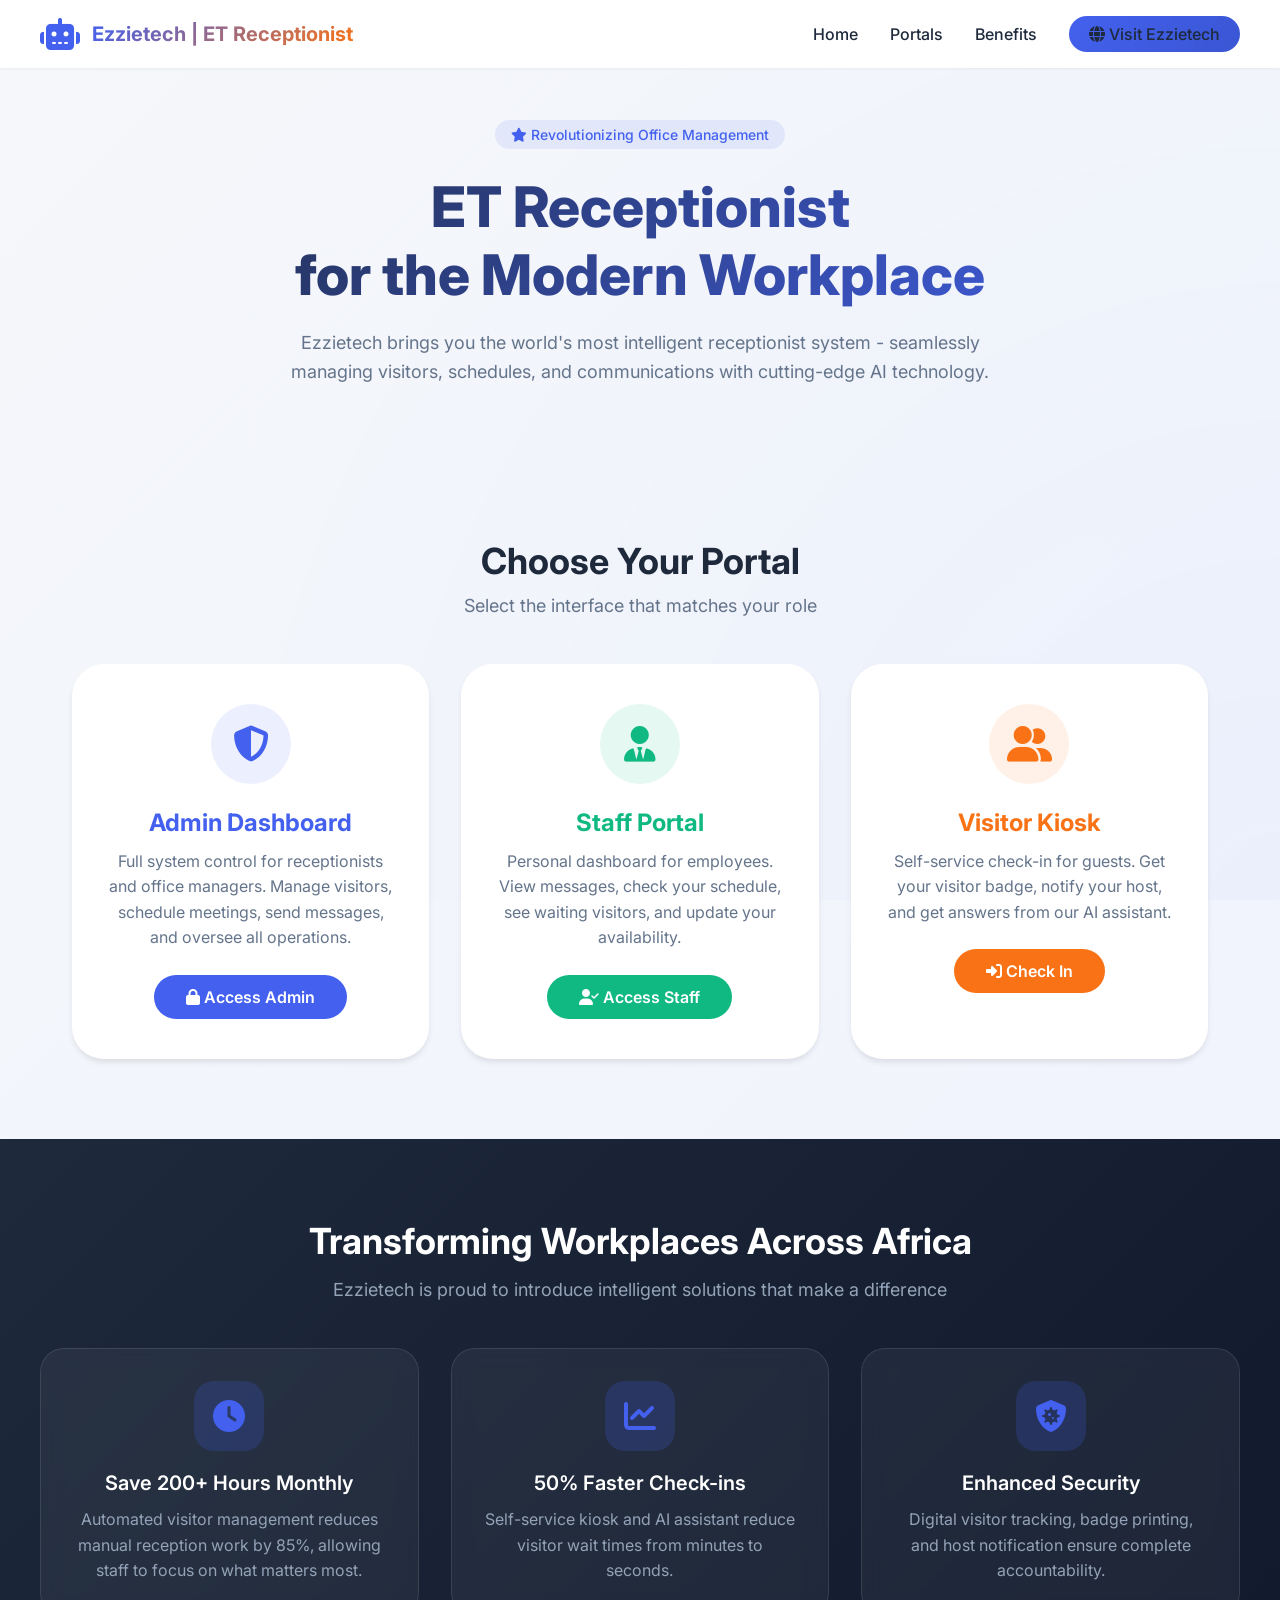
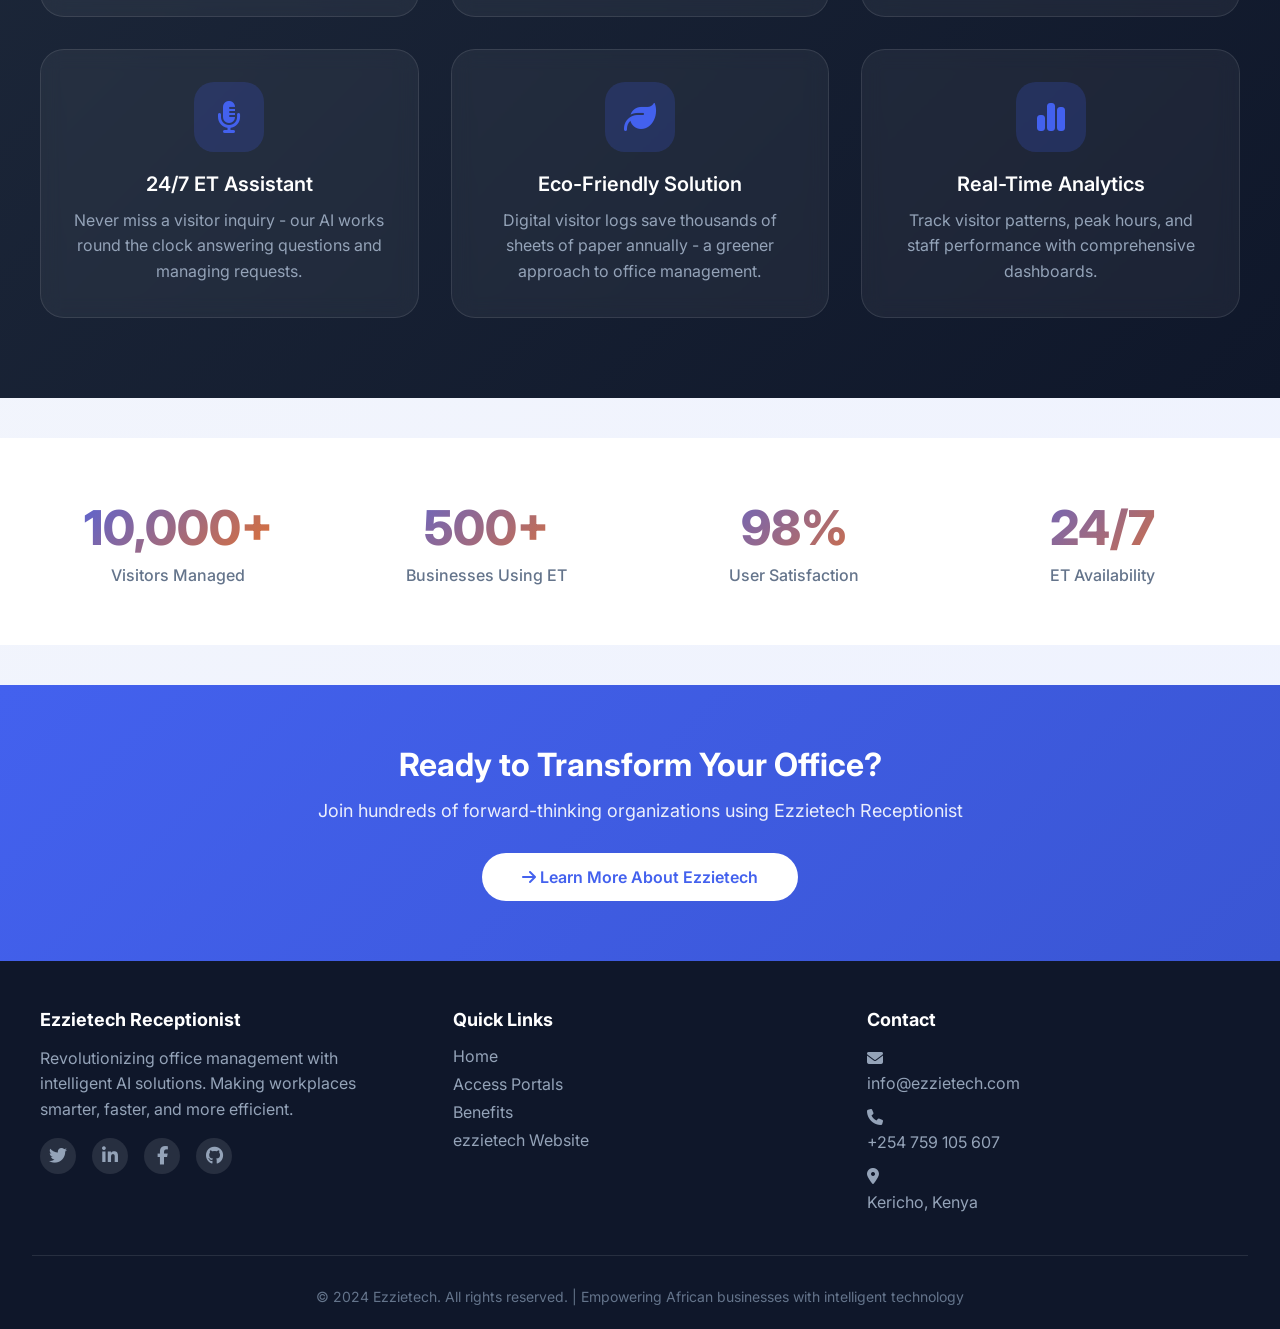
<file: index.html>
<!DOCTYPE html>
<html lang="en">
<head>
    <meta charset="UTF-8">
    <meta name="viewport" content="width=device-width, initial-scale=1.0, user-scalable=yes">
    <title>Ezzietech AI Receptionist | Smart Office Management</title>
    <link rel="stylesheet" href="https://cdnjs.cloudflare.com/ajax/libs/font-awesome/6.4.0/css/all.min.css">
    <link href="https://fonts.googleapis.com/css2?family=Inter:wght@300;400;500;600;700;800&display=swap" rel="stylesheet">
    <style>
        * {
            margin: 0;
            padding: 0;
            box-sizing: border-box;
        }
        
        body {
            font-family: 'Inter', sans-serif;
            background: linear-gradient(135deg, #f5f7fa 0%, #eef2ff 100%);
            min-height: 100vh;
            overflow-x: hidden;
        }
        
        /* Animated Background */
        .bg-animation {
            position: fixed;
            top: 0;
            left: 0;
            width: 100%;
            height: 100%;
            z-index: -1;
            overflow: hidden;
        }
        
        .bg-animation::before {
            content: '';
            position: absolute;
            width: 200%;
            height: 200%;
            background: radial-gradient(circle, rgba(67,97,238,0.03) 0%, rgba(67,97,238,0) 70%);
            animation: rotate 30s linear infinite;
        }
        
        @keyframes rotate {
            from { transform: rotate(0deg); }
            to { transform: rotate(360deg); }
        }
        
        /* Navigation */
        .navbar {
            position: fixed;
            top: 0;
            width: 100%;
            background: rgba(255, 255, 255, 0.95);
            backdrop-filter: blur(10px);
            z-index: 1000;
            padding: 16px 32px;
            box-shadow: 0 1px 3px rgba(0,0,0,0.05);
        }
        
        .nav-container {
            max-width: 1200px;
            margin: 0 auto;
            display: flex;
            justify-content: space-between;
            align-items: center;
            flex-wrap: wrap;
            gap: 16px;
        }
        
        .logo {
            display: flex;
            align-items: center;
            gap: 12px;
        }
        
        .logo i {
            font-size: 32px;
            color: #4361ee;
        }
        
        .logo span {
            font-size: 20px;
            font-weight: 700;
            background: linear-gradient(135deg, #4361ee 0%, #f97316 100%);
            background-clip: text;
            -webkit-background-clip: text;
            color: transparent;
        }
        
        .nav-links {
            display: flex;
            gap: 32px;
            align-items: center;
        }
        
        .nav-links a {
            text-decoration: none;
            color: #1e293b;
            font-weight: 500;
            transition: color 0.3s;
        }
        
        .nav-links a:hover {
            color: #4361ee;
        }
        
        .company-btn {
            background: linear-gradient(135deg, #4361ee 0%, #3a56d4 100%);
            color: white;
            padding: 8px 20px;
            border-radius: 30px;
            text-decoration: none;
            font-weight: 500;
            transition: all 0.3s;
        }
        
        .company-btn:hover {
            transform: translateY(-2px);
            box-shadow: 0 5px 15px rgba(67,97,238,0.3);
        }
        
        /* Hero Section */
        .hero {
            padding: 120px 32px 80px;
            text-align: center;
        }
        
        .hero-badge {
            display: inline-block;
            background: rgba(67,97,238,0.1);
            color: #4361ee;
            padding: 6px 16px;
            border-radius: 30px;
            font-size: 14px;
            font-weight: 500;
            margin-bottom: 24px;
        }
        
        .hero h1 {
            font-size: 56px;
            font-weight: 800;
            background: linear-gradient(135deg, #1e293b 0%, #4361ee 100%);
            background-clip: text;
            -webkit-background-clip: text;
            color: transparent;
            margin-bottom: 20px;
        }
        
        .hero p {
            font-size: 18px;
            color: #64748b;
            max-width: 700px;
            margin: 0 auto 32px;
            line-height: 1.6;
        }
        
        /* Portal Cards */
        .portals {
            max-width: 1200px;
            margin: 0 auto;
            padding: 40px 32px;
        }
        
        .portals-title {
            text-align: center;
            margin-bottom: 48px;
        }
        
        .portals-title h2 {
            font-size: 36px;
            font-weight: 700;
            color: #1e293b;
            margin-bottom: 12px;
        }
        
        .portals-title p {
            color: #64748b;
            font-size: 18px;
        }
        
        .cards-grid {
            display: grid;
            grid-template-columns: repeat(auto-fit, minmax(320px, 1fr));
            gap: 32px;
        }
        
        .portal-card {
            background: white;
            border-radius: 32px;
            padding: 40px 32px;
            text-align: center;
            transition: all 0.3s ease;
            cursor: pointer;
            position: relative;
            overflow: hidden;
            box-shadow: 0 4px 6px -1px rgba(0,0,0,0.1);
        }
        
        .portal-card:hover {
            transform: translateY(-8px);
            box-shadow: 0 20px 25px -5px rgba(0,0,0,0.1), 0 10px 10px -5px rgba(0,0,0,0.02);
        }
        
        .portal-card.admin:hover {
            border: 2px solid #4361ee;
        }
        
        .portal-card.staff:hover {
            border: 2px solid #10b981;
        }
        
        .portal-card.visitor:hover {
            border: 2px solid #f97316;
        }
        
        .card-icon {
            width: 80px;
            height: 80px;
            margin: 0 auto 24px;
            border-radius: 50%;
            display: flex;
            align-items: center;
            justify-content: center;
            font-size: 36px;
        }
        
        .admin .card-icon {
            background: rgba(67,97,238,0.1);
            color: #4361ee;
        }
        
        .staff .card-icon {
            background: rgba(16,185,129,0.1);
            color: #10b981;
        }
        
        .visitor .card-icon {
            background: rgba(249,115,22,0.1);
            color: #f97316;
        }
        
        .portal-card h3 {
            font-size: 24px;
            font-weight: 700;
            margin-bottom: 12px;
        }
        
        .admin h3 { color: #4361ee; }
        .staff h3 { color: #10b981; }
        .visitor h3 { color: #f97316; }
        
        .portal-card p {
            color: #64748b;
            line-height: 1.6;
            margin-bottom: 24px;
        }
        
        .card-btn {
            display: inline-block;
            padding: 12px 32px;
            border-radius: 40px;
            font-weight: 600;
            text-decoration: none;
            transition: all 0.3s;
        }
        
        .admin .card-btn {
            background: #4361ee;
            color: white;
        }
        
        .staff .card-btn {
            background: #10b981;
            color: white;
        }
        
        .visitor .card-btn {
            background: #f97316;
            color: white;
        }
        
        .card-btn:hover {
            transform: scale(1.05);
            box-shadow: 0 5px 15px rgba(0,0,0,0.2);
        }
        
        /* Benefits Section */
        .benefits {
            background: linear-gradient(135deg, #1e293b 0%, #0f172a 100%);
            padding: 80px 32px;
            margin: 40px 0;
        }
        
        .benefits-container {
            max-width: 1200px;
            margin: 0 auto;
        }
        
        .benefits-header {
            text-align: center;
            margin-bottom: 48px;
        }
        
        .benefits-header h2 {
            font-size: 36px;
            font-weight: 700;
            color: white;
            margin-bottom: 16px;
        }
        
        .benefits-header p {
            color: #94a3b8;
            font-size: 18px;
        }
        
        .benefits-grid {
            display: grid;
            grid-template-columns: repeat(auto-fit, minmax(280px, 1fr));
            gap: 32px;
        }
        
        .benefit-card {
            background: rgba(255,255,255,0.05);
            backdrop-filter: blur(10px);
            border-radius: 24px;
            padding: 32px;
            text-align: center;
            transition: all 0.3s;
            border: 1px solid rgba(255,255,255,0.1);
        }
        
        .benefit-card:hover {
            transform: translateY(-5px);
            background: rgba(255,255,255,0.1);
        }
        
        .benefit-icon {
            width: 70px;
            height: 70px;
            background: rgba(67,97,238,0.2);
            border-radius: 20px;
            display: flex;
            align-items: center;
            justify-content: center;
            margin: 0 auto 20px;
            font-size: 32px;
            color: #4361ee;
        }
        
        .benefit-card h3 {
            font-size: 20px;
            font-weight: 600;
            color: white;
            margin-bottom: 12px;
        }
        
        .benefit-card p {
            color: #94a3b8;
            line-height: 1.6;
        }
        
        /* Stats Section */
        .stats {
            padding: 60px 32px;
            background: white;
        }
        
        .stats-container {
            max-width: 1200px;
            margin: 0 auto;
            display: grid;
            grid-template-columns: repeat(auto-fit, minmax(200px, 1fr));
            gap: 32px;
            text-align: center;
        }
        
        .stat-item h3 {
            font-size: 48px;
            font-weight: 800;
            background: linear-gradient(135deg, #4361ee 0%, #f97316 100%);
            background-clip: text;
            -webkit-background-clip: text;
            color: transparent;
        }
        
        .stat-item p {
            color: #64748b;
            margin-top: 8px;
            font-weight: 500;
        }
        
        /* CTA Section */
        .cta {
            background: linear-gradient(135deg, #4361ee 0%, #3a56d4 100%);
            padding: 60px 32px;
            text-align: center;
            margin-top: 40px;
        }
        
        .cta h2 {
            font-size: 32px;
            font-weight: 700;
            color: white;
            margin-bottom: 16px;
        }
        
        .cta p {
            color: rgba(255,255,255,0.9);
            margin-bottom: 32px;
            font-size: 18px;
        }
        
        .cta-btn {
            display: inline-block;
            background: white;
            color: #4361ee;
            padding: 14px 40px;
            border-radius: 50px;
            text-decoration: none;
            font-weight: 600;
            transition: all 0.3s;
        }
        
        .cta-btn:hover {
            transform: scale(1.05);
            box-shadow: 0 10px 25px rgba(0,0,0,0.2);
        }
        
        /* Footer */
        .footer {
            background: #0f172a;
            color: white;
            padding: 48px 32px 24px;
        }
        
        .footer-content {
            max-width: 1200px;
            margin: 0 auto;
            display: grid;
            grid-template-columns: repeat(auto-fit, minmax(250px, 1fr));
            gap: 40px;
        }
        
        .footer-section h3 {
            font-size: 18px;
            margin-bottom: 16px;
        }
        
        .footer-section p {
            color: #94a3b8;
            line-height: 1.6;
        }
        
        .footer-section a {
            color: #94a3b8;
            text-decoration: none;
            display: block;
            margin-bottom: 8px;
            transition: color 0.3s;
        }
        
        .footer-section a:hover {
            color: #4361ee;
        }
        
        .social-links {
            display: flex;
            gap: 16px;
            margin-top: 16px;
        }
        
        .social-links a {
            width: 36px;
            height: 36px;
            background: rgba(255,255,255,0.1);
            border-radius: 50%;
            display: flex;
            align-items: center;
            justify-content: center;
            font-size: 18px;
        }
        
        .footer-bottom {
            text-align: center;
            padding-top: 32px;
            margin-top: 32px;
            border-top: 1px solid rgba(255,255,255,0.1);
            color: #64748b;
            font-size: 14px;
        }
        
        /* Responsive */
        @media (max-width: 768px) {
            .navbar {
                padding: 12px 20px;
            }
            
            .nav-container {
                flex-direction: column;
            }
            
            .hero {
                padding: 100px 20px 60px;
            }
            
            .hero h1 {
                font-size: 36px;
            }
            
            .hero p {
                font-size: 16px;
            }
            
            .portals {
                padding: 40px 20px;
            }
            
            .cards-grid {
                grid-template-columns: 1fr;
            }
            
            .benefits {
                padding: 60px 20px;
            }
            
            .benefits-header h2 {
                font-size: 28px;
            }
            
            .stats-container {
                grid-template-columns: 1fr 1fr;
            }
            
            .stat-item h3 {
                font-size: 32px;
            }
            
            .cta h2 {
                font-size: 24px;
            }
        }
        
        @media (max-width: 480px) {
            .stats-container {
                grid-template-columns: 1fr;
            }
            
            .footer-content {
                grid-template-columns: 1fr;
                text-align: center;
            }
            
            .social-links {
                justify-content: center;
            }
        }
        
        /* Animation */
        @keyframes fadeInUp {
            from {
                opacity: 0;
                transform: translateY(30px);
            }
            to {
                opacity: 1;
                transform: translateY(0);
            }
        }
        
        .portal-card, .benefit-card, .stat-item {
            animation: fadeInUp 0.6s ease forwards;
        }
        
        .portal-card:nth-child(1) { animation-delay: 0.1s; }
        .portal-card:nth-child(2) { animation-delay: 0.2s; }
        .portal-card:nth-child(3) { animation-delay: 0.3s; }
    </style>
</head>
<body>
    <div class="bg-animation"></div>
    
    <!-- Navigation -->
    <nav class="navbar">
        <div class="nav-container">
            <div class="logo">
                <i class="fas fa-robot"></i>
                <span>Ezzietech | ET Receptionist</span>
            </div>
            <div class="nav-links">
                <a href="#home">Home</a>
                <a href="#portals">Portals</a>
                <a href="#benefits">Benefits</a>
                <a href="https://ezziechokah.github.io/portfolio/" target="_blank" class="company-btn">
                    <i class="fas fa-globe"></i> Visit Ezzietech
                </a>
            </div>
        </div>
    </nav>
    
    <!-- Hero Section -->
    <section id="home" class="hero">
        <div class="hero-badge">
            <i class="fas fa-star"></i> Revolutionizing Office Management
        </div>
        <h1>ET Receptionist<br>for the Modern Workplace</h1>
        <p>Ezzietech brings you the world's most intelligent receptionist system - seamlessly managing visitors, schedules, and communications with cutting-edge AI technology.</p>
    </section>
    
    <!-- Portal Cards -->
    <section id="portals" class="portals">
        <div class="portals-title">
            <h2>Choose Your Portal</h2>
            <p>Select the interface that matches your role</p>
        </div>
        <div class="cards-grid">
            <!-- Admin Portal -->
            <div class="portal-card admin" onclick="goToAdmin()">
                <div class="card-icon">
                    <i class="fas fa-shield-alt"></i>
                </div>
                <h3>Admin Dashboard</h3>
                <p>Full system control for receptionists and office managers. Manage visitors, schedule meetings, send messages, and oversee all operations.</p>
                <div class="card-btn">
                    <i class="fas fa-lock"></i> Access Admin
                </div>
            </div>
            
            <!-- Staff Portal -->
            <div class="portal-card staff" onclick="goToStaff()">
                <div class="card-icon">
                    <i class="fas fa-user-tie"></i>
                </div>
                <h3>Staff Portal</h3>
                <p>Personal dashboard for employees. View messages, check your schedule, see waiting visitors, and update your availability.</p>
                <div class="card-btn">
                    <i class="fas fa-user-check"></i> Access Staff
                </div>
            </div>
            
            <!-- Visitor Portal -->
            <div class="portal-card visitor" onclick="goToVisitor()">
                <div class="card-icon">
                    <i class="fas fa-user-friends"></i>
                </div>
                <h3>Visitor Kiosk</h3>
                <p>Self-service check-in for guests. Get your visitor badge, notify your host, and get answers from our AI assistant.</p>
                <div class="card-btn">
                    <i class="fas fa-sign-in-alt"></i> Check In
                </div>
            </div>
        </div>
    </section>
    
    <!-- Benefits Section - Ezzietech Impact -->
    <section id="benefits" class="benefits">
        <div class="benefits-container">
            <div class="benefits-header">
                <h2>Transforming Workplaces Across Africa</h2>
                <p>Ezzietech is proud to introduce intelligent solutions that make a difference</p>
            </div>
            <div class="benefits-grid">
                <div class="benefit-card">
                    <div class="benefit-icon">
                        <i class="fas fa-clock"></i>
                    </div>
                    <h3>Save 200+ Hours Monthly</h3>
                    <p>Automated visitor management reduces manual reception work by 85%, allowing staff to focus on what matters most.</p>
                </div>
                <div class="benefit-card">
                    <div class="benefit-icon">
                        <i class="fas fa-chart-line"></i>
                    </div>
                    <h3>50% Faster Check-ins</h3>
                    <p>Self-service kiosk and AI assistant reduce visitor wait times from minutes to seconds.</p>
                </div>
                <div class="benefit-card">
                    <div class="benefit-icon">
                        <i class="fas fa-shield-virus"></i>
                    </div>
                    <h3>Enhanced Security</h3>
                    <p>Digital visitor tracking, badge printing, and host notification ensure complete accountability.</p>
                </div>
                <div class="benefit-card">
                    <div class="benefit-icon">
                        <i class="fas fa-microphone-alt"></i>
                    </div>
                    <h3>24/7 ET Assistant</h3>
                    <p>Never miss a visitor inquiry - our AI works round the clock answering questions and managing requests.</p>
                </div>
                <div class="benefit-card">
                    <div class="benefit-icon">
                        <i class="fas fa-leaf"></i>
                    </div>
                    <h3>Eco-Friendly Solution</h3>
                    <p>Digital visitor logs save thousands of sheets of paper annually - a greener approach to office management.</p>
                </div>
                <div class="benefit-card">
                    <div class="benefit-icon">
                        <i class="fas fa-chart-simple"></i>
                    </div>
                    <h3>Real-Time Analytics</h3>
                    <p>Track visitor patterns, peak hours, and staff performance with comprehensive dashboards.</p>
                </div>
            </div>
        </div>
    </section>
    
    <!-- Stats Section -->
    <section class="stats">
        <div class="stats-container">
            <div class="stat-item">
                <h3>10,000+</h3>
                <p>Visitors Managed</p>
            </div>
            <div class="stat-item">
                <h3>500+</h3>
                <p>Businesses Using ET</p>
            </div>
            <div class="stat-item">
                <h3>98%</h3>
                <p>User Satisfaction</p>
            </div>
            <div class="stat-item">
                <h3>24/7</h3>
                <p>ET Availability</p>
            </div>
        </div>
    </section>
    
    <!-- CTA Section -->
    <section class="cta">
        <h2>Ready to Transform Your Office?</h2>
        <p>Join hundreds of forward-thinking organizations using Ezzietech Receptionist</p>
        <a href="https://ezziechokah.github.io/portfolio/" target="_blank" class="cta-btn">
            <i class="fas fa-arrow-right"></i> Learn More About Ezzietech
        </a>
    </section>
    
    <!-- Footer -->
    <footer class="footer">
        <div class="footer-content">
            <div class="footer-section">
                <h3>Ezzietech Receptionist</h3>
                <p>Revolutionizing office management with intelligent AI solutions. Making workplaces smarter, faster, and more efficient.</p>
                <div class="social-links">
                    <a href="#"><i class="fab fa-twitter"></i></a>
                    <a href="https://www.linkedin.com/feed/"><i class="fab fa-linkedin-in"></i></a>
                    <a href="#"><i class="fab fa-facebook-f"></i></a>
                    <a href="https://github.com/ezziechokah"><i class="fab fa-github"></i></a>
                </div>
            </div>
            <div class="footer-section">
                <h3>Quick Links</h3>
                <a href="#home">Home</a>
                <a href="#portals">Access Portals</a>
                <a href="#benefits">Benefits</a>
                <a href="https://ezziechokah.github.io/portfolio/" target="_blank">ezzietech Website</a>
            </div>
            <div class="footer-section">
                <h3>Contact</h3>
                <p><i class="fas fa-envelope"></i><a href="mailto:chokahezra7786.com">info@ezzietech.com</a></p>
                <p><i class="fas fa-phone"></i><a href="tel:+254759105607"> +254 759 105 607</a></p>
                <p><i class="fas fa-map-marker-alt"></i><a href="https://www.google.com/maps/search/?api=1&query=Chepnyogaa+Kabianga" target="_blank"> Kericho, Kenya</a></p>
            </div>
        </div>
        <div class="footer-bottom">
            <p>&copy; 2024 Ezzietech. All rights reserved. | Empowering African businesses with intelligent technology</p>
        </div>
    </footer>
    
    <script>
        // Navigation Functions
        function goToAdmin() {
            // Check if admin.html exists
            window.location.href = 'admin.html';
        }
        
        function goToStaff() {
            window.location.href = 'staff.html';
        }
        
        function goToVisitor() {
            window.location.href = 'visitor.html';
        }
        
        // Add smooth scrolling for anchor links
        document.querySelectorAll('a[href^="#"]').forEach(anchor => {
            anchor.addEventListener('click', function (e) {
                const target = this.getAttribute('href');
                if (target === '#') return;
                
                const element = document.querySelector(target);
                if (element) {
                    e.preventDefault();
                    element.scrollIntoView({
                        behavior: 'smooth',
                        block: 'start'
                    });
                }
            });
        });
        
        // Add hover animation for cards
        const cards = document.querySelectorAll('.portal-card');
        cards.forEach(card => {
            card.addEventListener('mouseenter', () => {
                card.style.transform = 'translateY(-8px)';
            });
            card.addEventListener('mouseleave', () => {
                card.style.transform = 'translateY(0)';
            });
        });
        
        // Add typing animation to hero text (optional)
        const heroText = document.querySelector('.hero h1');
        if (heroText) {
            const originalText = heroText.innerHTML;
            heroText.style.opacity = '0';
            setTimeout(() => {
                heroText.style.transition = 'opacity 0.5s';
                heroText.style.opacity = '1';
            }, 100);
        }
        
        // Add scroll reveal animation
        const revealElements = document.querySelectorAll('.benefit-card, .stat-item');
        const revealOnScroll = () => {
            revealElements.forEach(el => {
                const rect = el.getBoundingClientRect();
                const windowHeight = window.innerHeight;
                if (rect.top < windowHeight - 100) {
                    el.style.opacity = '1';
                    el.style.transform = 'translateY(0)';
                }
            });
        };
        
        // Set initial state
        revealElements.forEach(el => {
            el.style.opacity = '0';
            el.style.transform = 'translateY(30px)';
            el.style.transition = 'all 0.6s ease';
        });
        
        window.addEventListener('scroll', revealOnScroll);
        window.addEventListener('load', revealOnScroll);
        
        // Add floating animation to icons
        const icons = document.querySelectorAll('.benefit-icon i, .card-icon i');
        icons.forEach(icon => {
            setInterval(() => {
                icon.style.transform = 'translateY(-3px)';
                setTimeout(() => {
                    icon.style.transform = 'translateY(0)';
                }, 300);
            }, 3000);
        });
    </script>
</body>
</html>
</file>
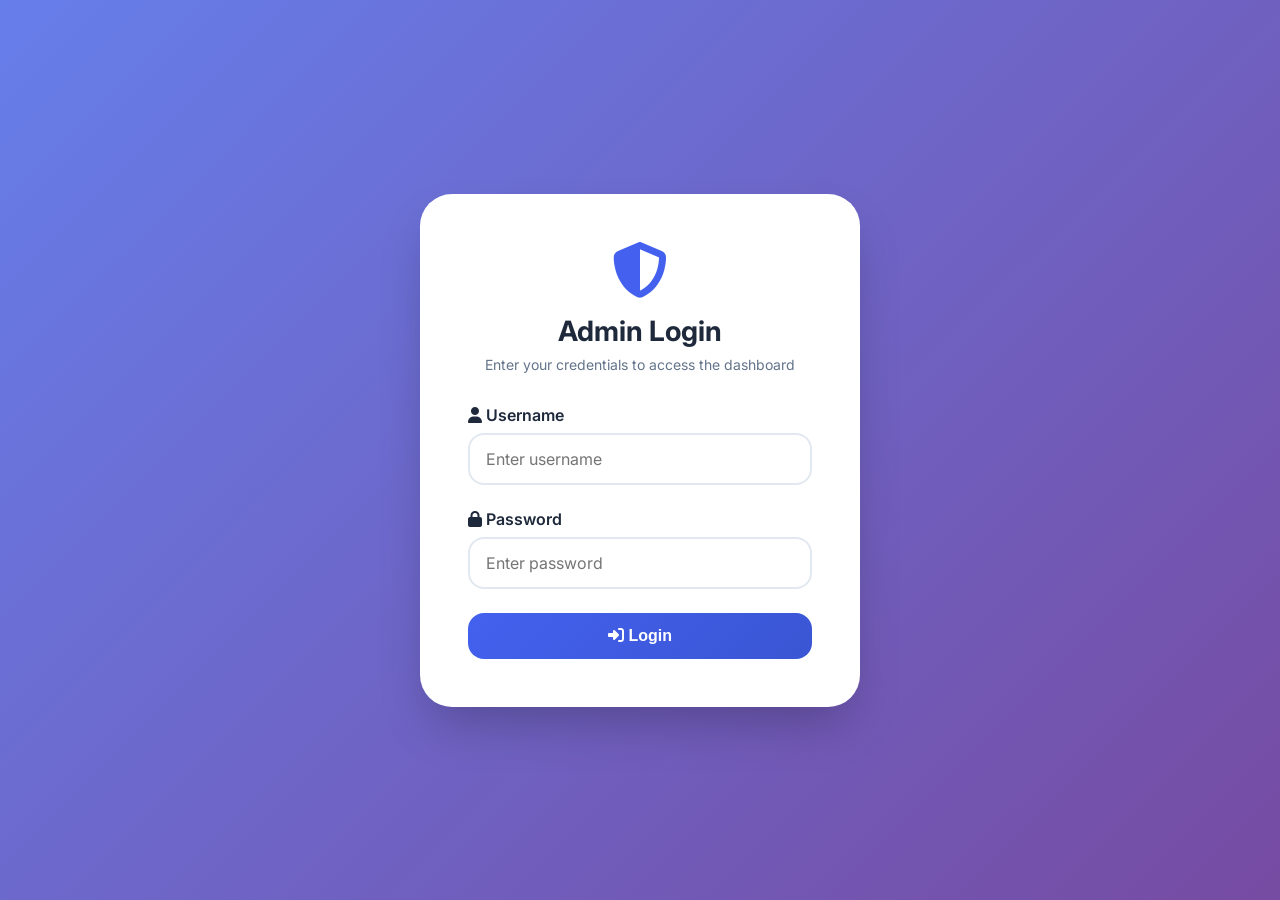
<file: admin.html>
<!DOCTYPE html>
<html lang="en">
<head>
    <meta charset="UTF-8">
    <meta name="viewport" content="width=device-width, initial-scale=1.0, user-scalable=yes">
    <title>Admin Dashboard | ET Receptionist</title>
    <link rel="stylesheet" href="https://cdnjs.cloudflare.com/ajax/libs/font-awesome/6.4.0/css/all.min.css">
    <link href="https://fonts.googleapis.com/css2?family=Inter:wght@300;400;500;600;700;800&display=swap" rel="stylesheet">
    <style>
        * {
            margin: 0;
            padding: 0;
            box-sizing: border-box;
        }
        
        body {
            font-family: 'Inter', sans-serif;
            background: #f9fafb;
            color: #1f2937;
            overflow-x: hidden;
        }
        
        /* Login Page Styles */
        .login-container {
            display: flex;
            align-items: center;
            justify-content: center;
            min-height: 100vh;
            padding: 20px;
            background: linear-gradient(135deg, #667eea 0%, #764ba2 100%);
            position: fixed;
            top: 0;
            left: 0;
            right: 0;
            bottom: 0;
            z-index: 2000;
        }
        
        .login-card {
            background: white;
            border-radius: 32px;
            padding: 48px;
            width: 100%;
            max-width: 440px;
            box-shadow: 0 25px 50px -12px rgba(0, 0, 0, 0.25);
            animation: slideUp 0.5s ease;
        }
        
        .login-header {
            text-align: center;
            margin-bottom: 32px;
        }
        
        .login-header i {
            font-size: 56px;
            color: #4361ee;
            margin-bottom: 16px;
        }
        
        .login-header h1 {
            font-size: 28px;
            color: #1e293b;
            margin-bottom: 8px;
        }
        
        .login-header p {
            color: #64748b;
            font-size: 14px;
        }
        
        .form-group {
            margin-bottom: 24px;
        }
        
        .form-group label {
            display: block;
            margin-bottom: 8px;
            font-weight: 600;
            color: #1e293b;
        }
        
        .form-group input {
            width: 100%;
            padding: 14px 16px;
            border: 2px solid #e2e8f0;
            border-radius: 16px;
            font-size: 16px;
            font-family: inherit;
            transition: all 0.3s;
        }
        
        .form-group input:focus {
            outline: none;
            border-color: #4361ee;
            box-shadow: 0 0 0 3px rgba(67, 97, 238, 0.1);
        }
        
        .login-btn {
            width: 100%;
            background: linear-gradient(135deg, #4361ee 0%, #3a56d4 100%);
            color: white;
            border: none;
            padding: 14px;
            border-radius: 16px;
            font-size: 16px;
            font-weight: 600;
            cursor: pointer;
            transition: all 0.3s;
        }
        
        .login-btn:hover {
            transform: translateY(-2px);
            box-shadow: 0 10px 25px -5px rgba(67, 97, 238, 0.3);
        }
        
        .error-message {
            background: #fee2e2;
            color: #dc2626;
            padding: 12px;
            border-radius: 12px;
            margin-bottom: 20px;
            font-size: 14px;
            display: none;
            text-align: center;
        }
        
        .error-message.show {
            display: block;
            animation: shake 0.5s;
        }
        
        @keyframes slideUp {
            from { opacity: 0; transform: translateY(30px); }
            to { opacity: 1; transform: translateY(0); }
        }
        
        @keyframes shake {
            0%, 100% { transform: translateX(0); }
            25% { transform: translateX(-5px); }
            75% { transform: translateX(5px); }
        }
        
        /* Dashboard Container */
        .dashboard-container {
            display: none;
        }
        
        .dashboard-container.active {
            display: block;
        }
        
        /* ========== DASHBOARD STYLES ========== */
        :root {
            --primary: #4361ee;
            --primary-dark: #3a56d4;
            --primary-light: #eef2ff;
            --secondary: #f97316;
            --success: #10b981;
            --danger: #ef4444;
            --warning: #f59e0b;
            --dark: #1e293b;
            --gray: #64748b;
            --gray-light: #f1f5f9;
            --white: #ffffff;
            --sidebar-width: 280px;
        }
        
        .app-container {
            display: flex;
            min-height: 100vh;
        }
        
        /* Sidebar */
        .sidebar {
            width: var(--sidebar-width);
            background: var(--white);
            border-right: 1px solid #e2e8f0;
            position: fixed;
            height: 100vh;
            overflow-y: auto;
            z-index: 100;
        }
        
        .logo {
            padding: 24px;
            display: flex;
            align-items: center;
            gap: 12px;
            border-bottom: 1px solid #e2e8f0;
        }
        
        .logo i {
            font-size: 28px;
            color: var(--primary);
        }
        
        .logo span {
            font-size: 20px;
            font-weight: 700;
            background: linear-gradient(135deg, var(--primary) 0%, var(--secondary) 100%);
            background-clip: text;
            -webkit-background-clip: text;
            color: transparent;
        }
        
        .nav-menu {
            padding: 20px 16px;
        }
        
        .nav-item {
            display: flex;
            align-items: center;
            gap: 12px;
            padding: 12px 16px;
            margin: 4px 0;
            border-radius: 12px;
            color: var(--gray);
            text-decoration: none;
            transition: all 0.3s;
            cursor: pointer;
        }
        
        .nav-item:hover {
            background: var(--primary-light);
            color: var(--primary);
        }
        
        .nav-item.active {
            background: var(--primary);
            color: white;
        }
        
        .nav-item i {
            width: 20px;
        }
        
        .nav-item .badge {
            margin-left: auto;
            background: var(--danger);
            color: white;
            font-size: 10px;
            padding: 2px 6px;
            border-radius: 10px;
        }
        
        .status-card {
            margin: 20px;
            padding: 20px;
            background: var(--gray-light);
            border-radius: 16px;
        }
        
        .status-time {
            font-size: 24px;
            font-weight: 700;
        }
        
        .status-date {
            font-size: 12px;
            color: var(--gray);
            margin-top: 4px;
        }
        
        /* Main Content */
        .main-content {
            flex: 1;
            margin-left: var(--sidebar-width);
        }
        
        .header {
            background: var(--white);
            padding: 20px 32px;
            display: flex;
            justify-content: space-between;
            align-items: center;
            border-bottom: 1px solid #e2e8f0;
            position: sticky;
            top: 0;
            z-index: 10;
        }
        
        .header-title h1 {
            font-size: 28px;
            font-weight: 700;
        }
        
        .header-title p {
            color: var(--gray);
            margin-top: 4px;
        }
        
        .header-actions {
            display: flex;
            align-items: center;
            gap: 20px;
        }
        
        .mic-button {
            background: var(--gray-light);
            border: none;
            width: 40px;
            height: 40px;
            border-radius: 50%;
            cursor: pointer;
        }
        
        .logout-btn {
            background: var(--danger);
            color: white;
            border: none;
            padding: 8px 20px;
            border-radius: 30px;
            cursor: pointer;
            font-weight: 500;
            display: flex;
            align-items: center;
            gap: 8px;
        }
        
        /* View */
        .view {
            display: none;
            padding: 32px;
            animation: fadeIn 0.3s;
        }
        
        .view.active {
            display: block;
        }
        
        @keyframes fadeIn {
            from { opacity: 0; transform: translateY(10px); }
            to { opacity: 1; transform: translateY(0); }
        }
        
        /* Stats Grid */
        .stats-grid {
            display: grid;
            grid-template-columns: repeat(auto-fit, minmax(260px, 1fr));
            gap: 24px;
            margin-bottom: 32px;
        }
        
        .stat-card {
            background: var(--white);
            padding: 24px;
            border-radius: 20px;
            display: flex;
            align-items: center;
            gap: 20px;
            box-shadow: 0 1px 3px rgba(0,0,0,0.1);
        }
        
        .stat-icon {
            width: 60px;
            height: 60px;
            background: var(--primary-light);
            border-radius: 16px;
            display: flex;
            align-items: center;
            justify-content: center;
        }
        
        .stat-icon i {
            font-size: 28px;
            color: var(--primary);
        }
        
        .stat-info h3 {
            font-size: 32px;
            font-weight: 700;
        }
        
        .stat-info p {
            color: var(--gray);
        }
        
        /* AI Chat Card */
        .ai-chat-card {
            background: var(--white);
            border-radius: 24px;
            margin-bottom: 32px;
            box-shadow: 0 1px 3px rgba(0,0,0,0.1);
            overflow: hidden;
        }
        
        .chat-header {
            padding: 20px 24px;
            background: var(--primary);
            color: white;
            display: flex;
            align-items: center;
            gap: 12px;
        }
        
        .chat-header h3 {
            flex: 1;
        }
        
        .chat-messages {
            height: 300px;
            overflow-y: auto;
            padding: 20px;
            background: var(--gray-light);
        }
        
        .message {
            display: flex;
            gap: 12px;
            margin-bottom: 16px;
        }
        
        .user-message {
            flex-direction: row-reverse;
        }
        
        .user-message .message-content {
            background: var(--primary);
            color: white;
        }
        
        .ai-message .message-content {
            background: var(--white);
        }
        
        .message-content {
            max-width: 70%;
            padding: 12px 16px;
            border-radius: 18px;
        }
        
        .chat-input-area {
            padding: 16px 20px;
            display: flex;
            gap: 12px;
            border-top: 1px solid #e2e8f0;
        }
        
        .chat-input-area input {
            flex: 1;
            padding: 12px 16px;
            border: 1px solid #e2e8f0;
            border-radius: 30px;
        }
        
        .chat-input-area button {
            background: var(--primary);
            color: white;
            border: none;
            width: 44px;
            height: 44px;
            border-radius: 50%;
            cursor: pointer;
        }
        
        .quick-actions {
            padding: 12px 20px;
            display: flex;
            gap: 12px;
            flex-wrap: wrap;
            border-top: 1px solid #e2e8f0;
        }
        
        .quick-action {
            padding: 8px 16px;
            background: var(--gray-light);
            border: none;
            border-radius: 20px;
            cursor: pointer;
        }
        
        .quick-action:hover {
            background: var(--primary);
            color: white;
        }
        
        .recent-section {
            background: var(--white);
            border-radius: 20px;
            padding: 20px;
            margin-bottom: 24px;
        }
        
        .section-header {
            display: flex;
            justify-content: space-between;
            margin-bottom: 16px;
        }
        
        .data-table {
            width: 100%;
            border-collapse: collapse;
        }
        
        .data-table th,
        .data-table td {
            padding: 12px;
            text-align: left;
            border-bottom: 1px solid #e2e8f0;
        }
        
        .data-table th {
            background: var(--gray-light);
            font-weight: 600;
        }
        
        .appointment-item {
            padding: 12px;
            border-bottom: 1px solid #e2e8f0;
            display: flex;
            gap: 16px;
        }
        
        .appointment-time {
            font-weight: 600;
            min-width: 80px;
        }
        
        .text-center {
            text-align: center;
            padding: 20px;
            color: var(--gray);
        }
        
        .status-badge {
            padding: 4px 8px;
            border-radius: 12px;
            font-size: 11px;
        }
        
        .checked-in {
            background: #d1fae5;
            color: #065f46;
        }
        
        @media (max-width: 768px) {
            .sidebar {
                transform: translateX(-100%);
                position: fixed;
            }
            .main-content {
                margin-left: 0;
            }
            .stats-grid {
                grid-template-columns: 1fr;
            }
        }
        
        .mobile-menu-toggle {
            display: none;
            position: fixed;
            top: 16px;
            left: 16px;
            z-index: 101;
            background: var(--primary);
            color: white;
            border: none;
            padding: 12px;
            border-radius: 12px;
            cursor: pointer;
        }
        
        @media (max-width: 768px) {
            .mobile-menu-toggle {
                display: block;
            }
            .header {
                margin-top: 50px;
            }
        }
        
        .typing-indicator {
            display: flex;
            gap: 4px;
            padding: 12px;
        }
        
        .typing-indicator span {
            width: 8px;
            height: 8px;
            background: var(--gray);
            border-radius: 50%;
            animation: typing 1.4s infinite;
        }
        
        @keyframes typing {
            0%, 60%, 100% { transform: translateY(0); }
            30% { transform: translateY(-5px); }
        }
    </style>
</head>
<body>
    <button class="mobile-menu-toggle" id="mobileMenuToggle">
        <i class="fas fa-bars"></i>
    </button>
    
    <!-- Login Page -->
    <div id="loginPage" class="login-container">
        <div class="login-card">
            <div class="login-header">
                <i class="fas fa-shield-alt"></i>
                <h1>Admin Login</h1>
                <p>Enter your credentials to access the dashboard</p>
            </div>
            <div id="loginError" class="error-message">
                <i class="fas fa-exclamation-circle"></i> Invalid username or password
            </div>
            <form id="adminLoginForm">
                <div class="form-group">
                    <label><i class="fas fa-user"></i> Username</label>
                    <input type="text" id="adminUsername" placeholder="Enter username" autocomplete="off">
                </div>
                <div class="form-group">
                    <label><i class="fas fa-lock"></i> Password</label>
                    <input type="password" id="adminPassword" placeholder="Enter password">
                </div>
                <button type="submit" class="login-btn">
                    <i class="fas fa-sign-in-alt"></i> Login
                </button>
            </form>
        </div>
    </div>
    
    <!-- Dashboard Container -->
    <div id="dashboardContainer" class="dashboard-container">
        <div class="app-container">
            <!-- Sidebar -->
            <aside class="sidebar" id="sidebar">
                <div class="logo">
                    <i class="fas fa-robot"></i>
                    <span>ET Receptionist</span>
                </div>
                <nav class="nav-menu">
                    <div class="nav-item active" data-view="dashboard">
                        <i class="fas fa-chart-line"></i>
                        <span>Dashboard</span>
                    </div>
                    <div class="nav-item" data-view="visitors">
                        <i class="fas fa-users"></i>
                        <span>Visitors</span>
                    </div>
                    <div class="nav-item" data-view="appointments">
                        <i class="fas fa-calendar-alt"></i>
                        <span>Appointments</span>
                    </div>
                    <div class="nav-item" data-view="messages">
                        <i class="fas fa-envelope"></i>
                        <span>Messages</span>
                        <span class="badge" id="messageBadge">0</span>
                    </div>
                    <div class="nav-item" data-view="staff">
                        <i class="fas fa-id-badge"></i>
                        <span>Staff Directory</span>
                    </div>
                    <div class="nav-item" data-view="supplies">
                        <i class="fas fa-boxes"></i>
                        <span>Supplies</span>
                    </div>
                    <div class="nav-item" data-view="calls">
                        <i class="fas fa-phone-alt"></i>
                        <span>Call Logs</span>
                    </div>
                </nav>
                <div class="status-card">
                    <div class="status-time" id="currentTime"></div>
                    <div class="status-date" id="currentDate"></div>
                </div>
            </aside>
            
            <!-- Main Content -->
            <main class="main-content">
                <header class="header">
                    <div class="header-title">
                        <h1 id="pageTitle">Dashboard</h1>
                        <p id="pageSubtitle">Welcome back! Here's what's happening today.</p>
                    </div>
                    <div class="header-actions">
                        <button class="mic-button" id="micButton" title="Click to speak">
                            <i class="fas fa-microphone"></i>
                        </button>
                        <button class="logout-btn" id="logoutBtn">
                            <i class="fas fa-sign-out-alt"></i> Logout
                        </button>
                    </div>
                </header>
                
                <!-- Dashboard View -->
                <div id="dashboardView" class="view active">
                    <div class="stats-grid">
                        <div class="stat-card">
                            <div class="stat-icon"><i class="fas fa-user-friends"></i></div>
                            <div class="stat-info">
                                <h3 id="activeVisitorsCount">0</h3>
                                <p>Active Visitors</p>
                            </div>
                        </div>
                        <div class="stat-card">
                            <div class="stat-icon"><i class="fas fa-calendar-day"></i></div>
                            <div class="stat-info">
                                <h3 id="todayAppointmentsCount">0</h3>
                                <p>Today's Appointments</p>
                            </div>
                        </div>
                        <div class="stat-card">
                            <div class="stat-icon"><i class="fas fa-envelope"></i></div>
                            <div class="stat-info">
                                <h3 id="unreadMessagesCount">0</h3>
                                <p>Unread Messages</p>
                            </div>
                        </div>
                        <div class="stat-card">
                            <div class="stat-icon"><i class="fas fa-exclamation-triangle"></i></div>
                            <div class="stat-info">
                                <h3 id="lowStockCount">0</h3>
                                <p>Low Stock Items</p>
                            </div>
                        </div>
                    </div>
                    
                    <!-- AI Chat Assistant -->
                    <div class="ai-chat-card">
                        <div class="chat-header">
                            <i class="fas fa-robot"></i>
                            <h3>ET Receptionist Assistant</h3>
                            <button class="chat-toggle" id="chatToggle" style="background: none; border: none; color: white; cursor: pointer;">
                                <i class="fas fa-chevron-up"></i>
                            </button>
                        </div>
                        <div class="chat-body" id="chatBody">
                            <div class="chat-messages" id="chatMessages">
                                <div class="message ai-message">
                                    <div class="message-content">
                                        <p>👋 Hello! I'm your receptionist. How can I help you today?</p>
                                        <p style="font-size: 10px; opacity: 0.7;">Just now</p>
                                    </div>
                                </div>
                            </div>
                            <div class="chat-input-area">
                                <input type="text" id="chatInput" placeholder="Type your message...">
                                <button id="sendMessageBtn"><i class="fas fa-paper-plane"></i></button>
                            </div>
                            <div class="quick-actions">
                                <button class="quick-action" data-action="checkin">📝 Check In Visitor</button>
                                <button class="quick-action" data-action="schedule">📅 Schedule Meeting</button>
                                <button class="quick-action" data-action="message">💬 Send Message</button>
                                <button class="quick-action" data-action="staff">👥 Find Staff</button>
                            </div>
                        </div>
                    </div>
                    
                    <!-- Recent Visitors -->
                    <div class="recent-section">
                        <div class="section-header">
                            <h3>Recent Visitors</h3>
                            <button class="view-all" data-view="visitors" style="background: none; border: none; color: var(--primary); cursor: pointer;">View All</button>
                        </div>
                        <div class="visitors-table-container">
                            <table class="data-table">
                                <thead><tr><th>Name</th><th>Host</th><th>Check In Time</th><th>Status</th></tr></thead>
                                <tbody id="recentVisitorsBody"><tr><td colspan="4" class="text-center">Loading...</td></tr></tbody>
                            </table>
                        </div>
                    </div>
                    
                    <!-- Today's Appointments -->
                    <div class="recent-section">
                        <div class="section-header">
                            <h3>Today's Appointments</h3>
                            <button class="view-all" data-view="appointments" style="background: none; border: none; color: var(--primary); cursor: pointer;">View All</button>
                        </div>
                        <div id="todayAppointmentsList" class="appointments-list"></div>
                    </div>
                </div>
                
                <!-- Other Views (simplified) -->
                <div id="visitorsView" class="view"><div class="view-header"><h2>Visitor Management</h2><button class="btn-primary" id="quickCheckInBtn" style="background: var(--primary); color: white; border: none; padding: 10px 20px; border-radius: 30px; cursor: pointer;">Quick Check In</button></div><div id="visitorsList"></div></div>
                <div id="appointmentsView" class="view"><div class="view-header"><h2>Appointments</h2><button class="btn-primary" id="scheduleAppointmentBtn" style="background: var(--primary); color: white; border: none; padding: 10px 20px; border-radius: 30px; cursor: pointer;">Schedule Meeting</button></div><div id="appointmentsList"></div></div>
                <div id="messagesView" class="view"><div class="view-header"><h2>Messages</h2><button class="btn-primary" id="newMessageBtn" style="background: var(--primary); color: white; border: none; padding: 10px 20px; border-radius: 30px; cursor: pointer;">New Message</button></div><div id="messagesList"></div></div>
                <div id="staffView" class="view"><div class="view-header"><h2>Staff Directory</h2><input type="text" id="staffSearch" placeholder="Search staff..." style="padding: 10px; border: 1px solid #e2e8f0; border-radius: 30px; width: 250px;"></div><div id="staffGrid" class="staff-grid" style="display: grid; grid-template-columns: repeat(auto-fill, minmax(300px, 1fr)); gap: 20px; margin-top: 20px;"></div></div>
                <div id="suppliesView" class="view"><div class="view-header"><h2>Office Supplies</h2></div><div id="suppliesList"></div></div>
                <div id="callsView" class="view"><div class="view-header"><h2>Call Logs</h2><button class="btn-primary" id="logCallBtn" style="background: var(--primary); color: white; border: none; padding: 10px 20px; border-radius: 30px; cursor: pointer;">Log Call</button></div><div id="callsList"></div></div>
            </main>
        </div>
    </div>
    
    <script>
        // ==================== AUTHENTICATION ====================
        const ADMIN_USERNAME = "admin";
        const ADMIN_PASSWORD = "ezzietech@254";
        
        function checkAdminLogin() {
            const loggedIn = sessionStorage.getItem('admin_logged_in');
            if (loggedIn === 'true') {
                showDashboard();
                return true;
            }
            return false;
        }
        
        function showDashboard() {
            document.getElementById('loginPage').style.display = 'none';
            document.getElementById('dashboardContainer').classList.add('active');
            initializeDashboardData();
        }
        
        function logoutAdmin() {
            sessionStorage.removeItem('admin_logged_in');
            location.reload();
        }
        
        // Login handler
        document.getElementById('adminLoginForm').addEventListener('submit', function(e) {
            e.preventDefault();
            const username = document.getElementById('adminUsername').value.trim();
            const password = document.getElementById('adminPassword').value;
            const errorDiv = document.getElementById('loginError');
            
            if (username === ADMIN_USERNAME && password === ADMIN_PASSWORD) {
                sessionStorage.setItem('admin_logged_in', 'true');
                showDashboard();
            } else {
                errorDiv.classList.add('show');
                document.getElementById('adminPassword').value = '';
                setTimeout(() => errorDiv.classList.remove('show'), 3000);
            }
        });
        
        document.getElementById('logoutBtn').addEventListener('click', logoutAdmin);
        
        // ==================== DASHBOARD FUNCTIONS ====================
        let visitors = [];
        let appointments = [];
        let messages = [];
        let staff = [];
        let supplies = [];
        
        function initializeDashboardData() {
            loadDataFromStorage();
            updateDashboardStats();
            renderRecentVisitors();
            renderTodayAppointments();
            setupEventListeners();
            updateDateTime();
            setInterval(updateDateTime, 1000);
        }
        
        function loadDataFromStorage() {
            visitors = JSON.parse(localStorage.getItem('ai_receptionist_visitors') || '[]');
            appointments = JSON.parse(localStorage.getItem('ai_receptionist_appointments') || '[]');
            messages = JSON.parse(localStorage.getItem('ai_receptionist_messages') || '[]');
            staff = JSON.parse(localStorage.getItem('ai_receptionist_staff') || '[]');
            supplies = JSON.parse(localStorage.getItem('ai_receptionist_supplies') || '[]');
            
            if (staff.length === 0) {
                staff = [
                    { id: 1, name: "Dr. John Mwangi", department: "IT", position: "IT Director", phone: "+254712345678", office: "Room 201", available: true },
                    { id: 2, name: "Jane Wanjiku", department: "HR", position: "HR Manager", phone: "+254723456789", office: "Room 105", available: true },
                    { id: 3, name: "Peter Omondi", department: "Sales", position: "Sales Director", phone: "+254734567890", office: "Room 301", available: true }
                ];
                saveStaffDatabase();
            }
        }
        
        function saveStaffDatabase() {
            localStorage.setItem('ai_receptionist_staff', JSON.stringify(staff));
        }
        
        function updateDashboardStats() {
            const activeVisitors = visitors.filter(v => v.status === 'checked_in').length;
            const todayApps = appointments.filter(a => new Date(a.start_time).toDateString() === new Date().toDateString()).length;
            const unreadMessages = messages.filter(m => m.status === 'unread').length;
            const lowStock = supplies.filter(s => s.quantity <= s.min_threshold).length;
            
            document.getElementById('activeVisitorsCount').textContent = activeVisitors;
            document.getElementById('todayAppointmentsCount').textContent = todayApps;
            document.getElementById('unreadMessagesCount').textContent = unreadMessages;
            document.getElementById('lowStockCount').textContent = lowStock;
            document.getElementById('messageBadge').textContent = unreadMessages;
        }
        
        function renderRecentVisitors() {
            const tbody = document.getElementById('recentVisitorsBody');
            const activeVisitors = visitors.filter(v => v.status === 'checked_in').slice(0, 5);
            
            if (activeVisitors.length === 0) {
                tbody.innerHTML = '<tr><td colspan="4" class="text-center">No active visitors</td></tr>';
                return;
            }
            
            tbody.innerHTML = activeVisitors.map(v => `
                <tr>
                    <td>${escapeHtml(v.name)}</td>
                    <td>${escapeHtml(v.host_name)}</td>
                    <td>${formatTime(v.check_in_time)}</td>
                    <td><span class="status-badge checked-in">Checked In</span></td>
                </tr>
            `).join('');
        }
        
        function renderTodayAppointments() {
            const container = document.getElementById('todayAppointmentsList');
            const today = new Date().toDateString();
            const todayApps = appointments.filter(a => new Date(a.start_time).toDateString() === today);
            
            if (todayApps.length === 0) {
                container.innerHTML = '<div class="text-center">No appointments scheduled for today</div>';
                return;
            }
            
            container.innerHTML = todayApps.map(a => `
                <div class="appointment-item">
                    <div class="appointment-time">${formatTime(a.start_time)}</div>
                    <div class="appointment-details">
                        <strong>${escapeHtml(a.title)}</strong> with ${escapeHtml(a.attendee_name)}
                    </div>
                </div>
            `).join('');
        }
        
        // ==================== AI Chat Functions ====================
        function addChatMessage(message, sender) {
            const container = document.getElementById('chatMessages');
            const msgDiv = document.createElement('div');
            msgDiv.className = `message ${sender === 'user' ? 'user-message' : 'ai-message'}`;
            msgDiv.innerHTML = `
                <div class="message-content">
                    <p>${escapeHtml(message)}</p>
                    <p style="font-size: 10px; opacity: 0.7;">${new Date().toLocaleTimeString()}</p>
                </div>
            `;
            container.appendChild(msgDiv);
            container.scrollTop = container.scrollHeight;
        }
        
        function sendChatMessage() {
            const input = document.getElementById('chatInput');
            const message = input.value.trim();
            if (!message) return;
            
            addChatMessage(message, 'user');
            input.value = '';
            
            setTimeout(() => {
                addChatMessage(getAIResponse(message), 'ai');
            }, 500);
        }
        
        function getAIResponse(message) {
            const msg = message.toLowerCase();
            if (msg.includes('hello') || msg.includes('hi')) {
                return "Hello! 👋 How can I assist you today?";
            }
            if (msg.includes('check in')) {
                return "I'll help you check in a visitor. Please tell me their name and who they're here to see.";
            }
            if (msg.includes('schedule') || msg.includes('meeting')) {
                return "I can help schedule a meeting. Please tell me who you want to meet with and when.";
            }
            return "I'm here to help! You can ask me to check in visitors, schedule meetings, or find staff members.";
        }
        
        // ==================== Utility Functions ====================
        function formatTime(dateString) {
            if (!dateString) return 'Just now';
            return new Date(dateString).toLocaleTimeString([], { hour: '2-digit', minute: '2-digit' });
        }
        
        function updateDateTime() {
            const now = new Date();
            document.getElementById('currentTime').textContent = now.toLocaleTimeString([], { hour: '2-digit', minute: '2-digit' });
            document.getElementById('currentDate').textContent = now.toLocaleDateString('en-US', { weekday: 'long', month: 'long', day: 'numeric' });
        }
        
        function escapeHtml(text) {
            if (!text) return '';
            const div = document.createElement('div');
            div.textContent = text;
            return div.innerHTML;
        }
        
        function switchView(view) {
            document.querySelectorAll('.nav-item').forEach(item => item.classList.remove('active'));
            document.querySelector(`[data-view="${view}"]`).classList.add('active');
            document.querySelectorAll('.view').forEach(v => v.classList.remove('active'));
            document.getElementById(`${view}View`).classList.add('active');
            
            const titles = { dashboard: 'Dashboard', visitors: 'Visitor Management', appointments: 'Appointments', messages: 'Messages', staff: 'Staff Directory', supplies: 'Office Supplies', calls: 'Call Logs' };
            document.getElementById('pageTitle').textContent = titles[view] || 'Dashboard';
        }
        
        function setupEventListeners() {
            document.querySelectorAll('.nav-item').forEach(item => {
                item.addEventListener('click', () => switchView(item.dataset.view));
            });
            
            document.querySelectorAll('.view-all').forEach(btn => {
                btn.addEventListener('click', () => switchView(btn.dataset.view));
            });
            
            document.getElementById('sendMessageBtn').addEventListener('click', sendChatMessage);
            document.getElementById('chatInput').addEventListener('keypress', (e) => {
                if (e.key === 'Enter') sendChatMessage();
            });
            
            document.getElementById('chatToggle').addEventListener('click', () => {
                document.getElementById('chatBody').style.display = 
                    document.getElementById('chatBody').style.display === 'none' ? 'block' : 'none';
            });
            
            document.querySelectorAll('.quick-action').forEach(btn => {
                btn.addEventListener('click', () => {
                    const action = btn.dataset.action;
                    const prompts = {
                        checkin: "I need to check in a visitor",
                        schedule: "I need to schedule a meeting",
                        message: "I need to send a message",
                        staff: "Find staff members"
                    };
                    document.getElementById('chatInput').value = prompts[action];
                    sendChatMessage();
                });
            });
            
            document.getElementById('mobileMenuToggle').addEventListener('click', () => {
                document.getElementById('sidebar').classList.toggle('open');
            });
            
            document.getElementById('quickCheckInBtn').addEventListener('click', () => {
                const name = prompt("Visitor's name:");
                if (name) {
                    const host = prompt("Who are they here to see?");
                    if (host) {
                        visitors.push({
                            id: Date.now(),
                            name: name,
                            host_name: host,
                            check_in_time: new Date().toISOString(),
                            status: 'checked_in',
                            badge_number: `V${Math.floor(Math.random() * 10000)}`
                        });
                        localStorage.setItem('ai_receptionist_visitors', JSON.stringify(visitors));
                        updateDashboardStats();
                        renderRecentVisitors();
                        addChatMessage(`✅ ${name} checked in successfully! Notified ${host}.`, 'ai');
                    }
                }
            });
        }
        
        // Security: Prevent source view
        document.addEventListener('contextmenu', (e) => e.preventDefault());
        document.addEventListener('keydown', (e) => {
            if (e.key === 'F12' || (e.ctrlKey && e.key === 'u') || (e.ctrlKey && e.key === 's')) {
                e.preventDefault();
            }
        });
        
        // Initialize
        if (!checkAdminLogin()) {
            document.getElementById('loginPage').style.display = 'flex';
            document.getElementById('dashboardContainer').classList.remove('active');
        }
    </script>
</body>
</html>
</file>
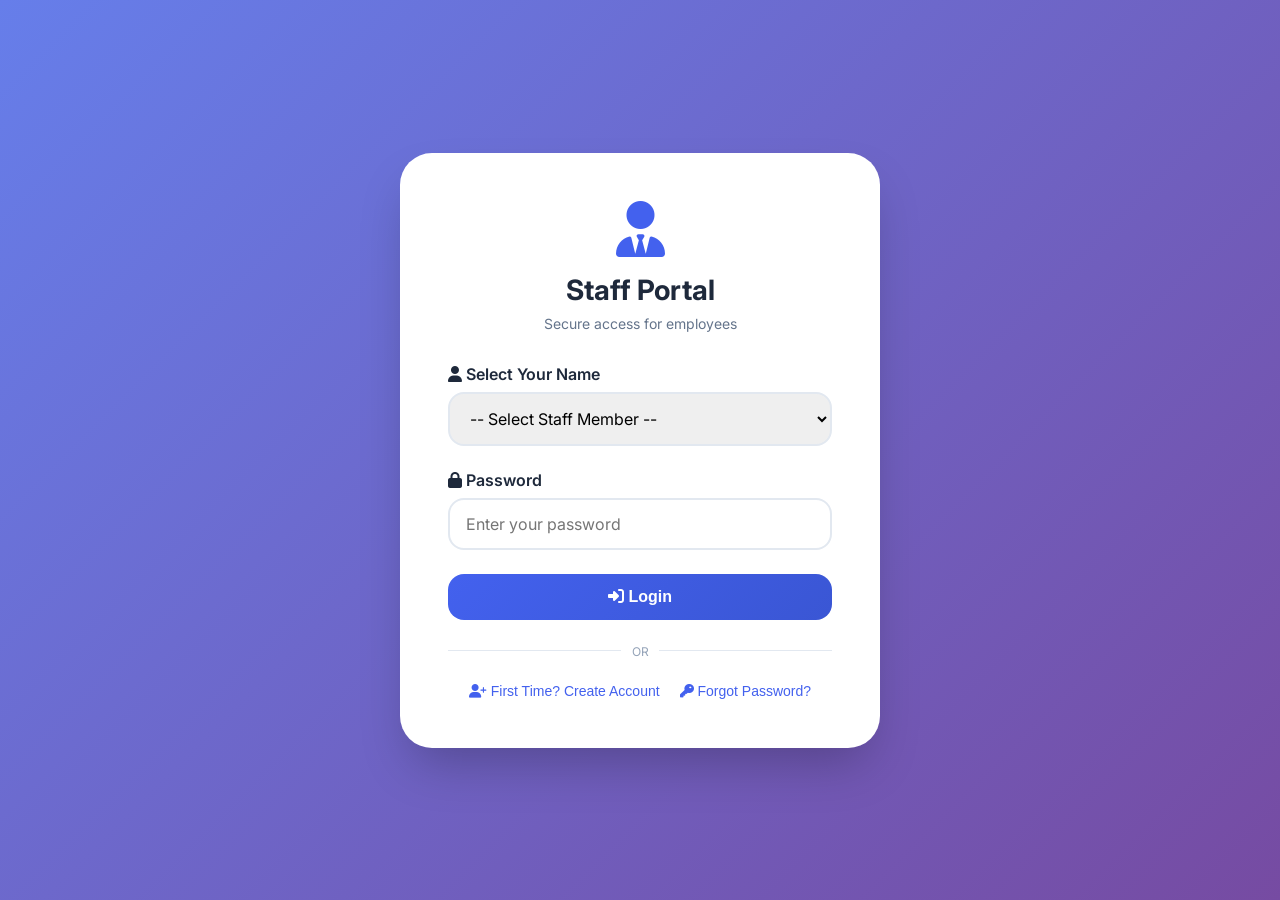
<file: staff.html>
<!DOCTYPE html>
<html lang="en">
<head>
    <meta charset="UTF-8">
    <meta name="viewport" content="width=device-width, initial-scale=1.0, user-scalable=yes">
    <title>Staff Portal | ET Receptionist</title>
    <link rel="stylesheet" href="https://cdnjs.cloudflare.com/ajax/libs/font-awesome/6.4.0/css/all.min.css">
    <link href="https://fonts.googleapis.com/css2?family=Inter:wght@300;400;500;600;700;800&display=swap" rel="stylesheet">
    <style>
        * {
            margin: 0;
            padding: 0;
            box-sizing: border-box;
        }
        
        body {
            font-family: 'Inter', sans-serif;
            background: #f1f5f9;
            min-height: 100vh;
        }
        
        /* Login Overlay */
        .login-overlay {
            position: fixed;
            top: 0;
            left: 0;
            right: 0;
            bottom: 0;
            background: linear-gradient(135deg, #667eea 0%, #764ba2 100%);
            display: flex;
            align-items: center;
            justify-content: center;
            z-index: 2000;
        }
        
        .login-card {
            background: white;
            border-radius: 32px;
            padding: 48px;
            width: 100%;
            max-width: 480px;
            margin: 20px;
            box-shadow: 0 25px 50px -12px rgba(0, 0, 0, 0.25);
            animation: slideUp 0.5s ease;
        }
        
        .login-header {
            text-align: center;
            margin-bottom: 32px;
        }
        
        .login-header i {
            font-size: 56px;
            color: #4361ee;
            margin-bottom: 16px;
        }
        
        .login-header h2 {
            font-size: 28px;
            color: #1e293b;
            margin-bottom: 8px;
        }
        
        .login-header p {
            color: #64748b;
            font-size: 14px;
        }
        
        .form-group {
            margin-bottom: 24px;
        }
        
        .form-group label {
            display: block;
            margin-bottom: 8px;
            font-weight: 600;
            color: #1e293b;
        }
        
        .form-group select,
        .form-group input {
            width: 100%;
            padding: 14px 16px;
            border: 2px solid #e2e8f0;
            border-radius: 16px;
            font-size: 16px;
            font-family: inherit;
            transition: all 0.3s;
        }
        
        .form-group select:focus,
        .form-group input:focus {
            outline: none;
            border-color: #4361ee;
            box-shadow: 0 0 0 3px rgba(67, 97, 238, 0.1);
        }
        
        .btn-primary {
            width: 100%;
            background: linear-gradient(135deg, #4361ee 0%, #3a56d4 100%);
            color: white;
            border: none;
            padding: 14px;
            border-radius: 16px;
            font-size: 16px;
            font-weight: 600;
            cursor: pointer;
            transition: all 0.3s;
        }
        
        .btn-primary:hover {
            transform: translateY(-2px);
            box-shadow: 0 10px 25px -5px rgba(67, 97, 238, 0.3);
        }
        
        .link-btn {
            background: none;
            border: none;
            color: #4361ee;
            cursor: pointer;
            font-size: 14px;
            margin: 0 8px;
        }
        
        .link-btn:hover {
            text-decoration: underline;
        }
        
        .error-message, .success-message {
            padding: 12px;
            border-radius: 12px;
            margin-bottom: 20px;
            font-size: 14px;
            display: none;
            text-align: center;
        }
        
        .error-message {
            background: #fee2e2;
            color: #dc2626;
        }
        
        .success-message {
            background: #d1fae5;
            color: #065f46;
        }
        
        .error-message.show, .success-message.show {
            display: block;
        }
        
        .divider {
            text-align: center;
            margin: 20px 0;
            position: relative;
        }
        
        .divider::before,
        .divider::after {
            content: '';
            position: absolute;
            top: 50%;
            width: 45%;
            height: 1px;
            background: #e2e8f0;
        }
        
        .divider::before { left: 0; }
        .divider::after { right: 0; }
        
        .divider span {
            background: white;
            padding: 0 10px;
            color: #94a3b8;
            font-size: 12px;
        }
        
        @keyframes slideUp {
            from { opacity: 0; transform: translateY(30px); }
            to { opacity: 1; transform: translateY(0); }
        }
        
        /* Staff Portal Content */
        .staff-portal-content {
            display: none;
        }
        
        .staff-portal-content.active {
            display: block;
        }
        
        /* Staff Portal Styles */
        .staff-container {
            display: flex;
            min-height: 100vh;
        }
        
        .staff-sidebar {
            width: 280px;
            background: white;
            border-right: 1px solid #e2e8f0;
            position: fixed;
            height: 100vh;
            overflow-y: auto;
        }
        
        .staff-logo {
            padding: 24px;
            text-align: center;
            border-bottom: 1px solid #e2e8f0;
        }
        
        .staff-logo i {
            font-size: 40px;
            color: #4361ee;
        }
        
        .staff-logo h2 {
            font-size: 18px;
            margin-top: 8px;
        }
        
        .staff-nav {
            padding: 20px;
        }
        
        .staff-nav-item {
            display: flex;
            align-items: center;
            gap: 12px;
            padding: 12px 16px;
            margin: 4px 0;
            border-radius: 12px;
            color: #64748b;
            cursor: pointer;
            transition: all 0.3s;
        }
        
        .staff-nav-item:hover {
            background: #f1f5f9;
            color: #4361ee;
        }
        
        .staff-nav-item.active {
            background: #4361ee;
            color: white;
        }
        
        .staff-main {
            flex: 1;
            margin-left: 280px;
            padding: 24px;
        }
        
        .staff-header {
            background: white;
            border-radius: 20px;
            padding: 20px 24px;
            margin-bottom: 24px;
            display: flex;
            justify-content: space-between;
            align-items: center;
        }
        
        .staff-welcome h1 {
            font-size: 24px;
        }
        
        .staff-welcome p {
            color: #64748b;
            margin-top: 4px;
        }
        
        .staff-status {
            display: flex;
            align-items: center;
            gap: 16px;
        }
        
        .availability-toggle {
            display: flex;
            align-items: center;
            gap: 12px;
            background: #f1f5f9;
            padding: 8px 16px;
            border-radius: 40px;
            cursor: pointer;
        }
        
        .toggle-switch {
            width: 50px;
            height: 24px;
            background: #cbd5e1;
            border-radius: 24px;
            position: relative;
            transition: all 0.3s;
        }
        
        .toggle-switch.active {
            background: #10b981;
        }
        
        .toggle-slider {
            position: absolute;
            top: 2px;
            left: 2px;
            width: 20px;
            height: 20px;
            background: white;
            border-radius: 50%;
            transition: transform 0.3s;
        }
        
        .toggle-switch.active .toggle-slider {
            transform: translateX(26px);
        }
        
        .staff-logout-btn {
            background: #ef4444;
            color: white;
            border: none;
            padding: 8px 20px;
            border-radius: 30px;
            cursor: pointer;
            display: flex;
            align-items: center;
            gap: 8px;
        }
        
        .stats-grid-staff {
            display: grid;
            grid-template-columns: repeat(auto-fit, minmax(200px, 1fr));
            gap: 20px;
            margin-bottom: 24px;
        }
        
        .stat-card-staff {
            background: white;
            padding: 20px;
            border-radius: 16px;
            text-align: center;
        }
        
        .stat-card-staff i {
            font-size: 32px;
            color: #4361ee;
            margin-bottom: 12px;
        }
        
        .stat-card-staff h3 {
            font-size: 28px;
        }
        
        .staff-section {
            background: white;
            border-radius: 20px;
            padding: 24px;
            margin-bottom: 24px;
            display: none;
        }
        
        .staff-section.active {
            display: block;
        }
        
        .section-header {
            display: flex;
            justify-content: space-between;
            margin-bottom: 20px;
        }
        
        .message-card, .appointment-card, .visitor-card {
            background: #f8fafc;
            border-radius: 16px;
            padding: 16px;
            margin-bottom: 12px;
            border-left: 4px solid #4361ee;
        }
        
        .message-card.unread {
            background: #eef2ff;
            border-left-color: #f59e0b;
        }
        
        .btn-small {
            padding: 6px 12px;
            background: #e2e8f0;
            border: none;
            border-radius: 8px;
            cursor: pointer;
        }
        
        .btn-confirm {
            padding: 8px 16px;
            background: #10b981;
            color: white;
            border: none;
            border-radius: 8px;
            cursor: pointer;
        }
        
        .empty-state {
            text-align: center;
            padding: 40px;
            color: #64748b;
        }
        
        @media (max-width: 768px) {
            .staff-sidebar {
                transform: translateX(-100%);
                position: fixed;
            }
            .staff-main {
                margin-left: 0;
            }
            .mobile-menu-btn {
                display: block;
                position: fixed;
                top: 16px;
                left: 16px;
                z-index: 1001;
                background: #4361ee;
                color: white;
                border: none;
                padding: 12px;
                border-radius: 12px;
                cursor: pointer;
            }
        }
        
        @media (min-width: 769px) {
            .mobile-menu-btn {
                display: none;
            }
        }
    </style>
</head>
<body>
    <button class="mobile-menu-btn" id="mobileMenuBtn">
        <i class="fas fa-bars"></i>
    </button>
    
    <!-- Login Overlay -->
    <div id="loginOverlay" class="login-overlay">
        <div class="login-card" id="loginCard">
            <!-- Login Form -->
            <div id="loginFormView">
                <div class="login-header">
                    <i class="fas fa-user-tie"></i>
                    <h2>Staff Portal</h2>
                    <p>Secure access for employees</p>
                </div>
                <div id="loginErrorMsg" class="error-message"></div>
                <form id="staffLoginForm">
                    <div class="form-group">
                        <label><i class="fas fa-user"></i> Select Your Name</label>
                        <select id="staffSelect" required>
                            <option value="">-- Select Staff Member --</option>
                        </select>
                    </div>
                    <div class="form-group">
                        <label><i class="fas fa-lock"></i> Password</label>
                        <input type="password" id="staffPassword" placeholder="Enter your password">
                    </div>
                    <button type="submit" class="btn-primary">
                        <i class="fas fa-sign-in-alt"></i> Login
                    </button>
                </form>
                <div class="divider">
                    <span>OR</span>
                </div>
                <div style="text-align: center;">
                    <button class="link-btn" onclick="showSignupView()">
                        <i class="fas fa-user-plus"></i> First Time? Create Account
                    </button>
                    <button class="link-btn" onclick="showForgotView()">
                        <i class="fas fa-key"></i> Forgot Password?
                    </button>
                </div>
            </div>
            
            <!-- Signup Form -->
            <div id="signupFormView" style="display: none;">
                <div class="login-header">
                    <i class="fas fa-user-plus"></i>
                    <h2>Create Account</h2>
                    <p>Set up your staff portal access</p>
                </div>
                <div id="signupErrorMsg" class="error-message"></div>
                <div id="signupSuccessMsg" class="success-message"></div>
                <form id="staffSignupForm">
                    <div class="form-group">
                        <label><i class="fas fa-user"></i> Select Your Name</label>
                        <select id="signupStaffSelect" required>
                            <option value="">-- Select Staff Member --</option>
                        </select>
                    </div>
                    <div class="form-group">
                        <label><i class="fas fa-lock"></i> Create Password</label>
                        <input type="password" id="signupPassword" placeholder="Create a secure password" required>
                        <small style="color: #64748b;">Minimum 6 characters</small>
                    </div>
                    <div class="form-group">
                        <label><i class="fas fa-check-circle"></i> Confirm Password</label>
                        <input type="password" id="signupConfirmPassword" placeholder="Confirm your password" required>
                    </div>
                    <button type="submit" class="btn-primary">
                        <i class="fas fa-user-check"></i> Create Account
                    </button>
                </form>
                <button class="link-btn" onclick="showLoginView()" style="margin-top: 20px; display: block; width: 100%;">
                    <i class="fas fa-arrow-left"></i> Back to Login
                </button>
            </div>
            
            <!-- Forgot Password Form -->
            <div id="forgotFormView" style="display: none;">
                <div class="login-header">
                    <i class="fas fa-key"></i>
                    <h2>Reset Password</h2>
                    <p>Enter your name and new password</p>
                </div>
                <div id="forgotErrorMsg" class="error-message"></div>
                <div id="forgotSuccessMsg" class="success-message"></div>
                <form id="staffForgotForm">
                    <div class="form-group">
                        <label><i class="fas fa-user"></i> Select Your Name</label>
                        <select id="forgotStaffSelect" required>
                            <option value="">-- Select Staff Member --</option>
                        </select>
                    </div>
                    <div class="form-group">
                        <label><i class="fas fa-lock"></i> New Password</label>
                        <input type="password" id="forgotNewPassword" placeholder="Enter new password" required>
                        <small style="color: #64748b;">Minimum 6 characters</small>
                    </div>
                    <div class="form-group">
                        <label><i class="fas fa-check-circle"></i> Confirm New Password</label>
                        <input type="password" id="forgotConfirmPassword" placeholder="Confirm new password" required>
                    </div>
                    <button type="submit" class="btn-primary">
                        <i class="fas fa-save"></i> Reset Password
                    </button>
                </form>
                <button class="link-btn" onclick="showLoginView()" style="margin-top: 20px; display: block; width: 100%;">
                    <i class="fas fa-arrow-left"></i> Back to Login
                </button>
            </div>
        </div>
    </div>
    
    <!-- Staff Portal Content -->
    <div id="staffPortalContent" class="staff-portal-content">
        <div class="staff-container">
            <aside class="staff-sidebar" id="staffSidebar">
                <div class="staff-logo">
                    <i class="fas fa-user-tie"></i>
                    <h2>Staff Portal</h2>
                    <p id="staffNameDisplay" style="font-size: 12px;">Loading...</p>
                </div>
                <nav class="staff-nav">
                    <div class="staff-nav-item active" data-section="dashboard">
                        <i class="fas fa-chart-line"></i>
                        <span>Dashboard</span>
                    </div>
                    <div class="staff-nav-item" data-section="messages">
                        <i class="fas fa-envelope"></i>
                        <span>Messages</span>
                        <span id="messageBadgeStaff" style="margin-left: auto; background: #ef4444; color: white; padding: 2px 6px; border-radius: 10px; font-size: 10px;">0</span>
                    </div>
                    <div class="staff-nav-item" data-section="appointments">
                        <i class="fas fa-calendar-alt"></i>
                        <span>My Schedule</span>
                    </div>
                    <div class="staff-nav-item" data-section="visitors">
                        <i class="fas fa-users"></i>
                        <span>My Visitors</span>
                        <span id="visitorBadgeStaff" style="margin-left: auto; background: #10b981; color: white; padding: 2px 6px; border-radius: 10px; font-size: 10px;">0</span>
                    </div>
                    <div class="staff-nav-item" data-section="profile">
                        <i class="fas fa-user-circle"></i>
                        <span>My Profile</span>
                    </div>
                </nav>
            </aside>
            
            <main class="staff-main">
                <div class="staff-header">
                    <div class="staff-welcome">
                        <h1 id="welcomeMessage">Welcome, Staff Member!</h1>
                        <p id="currentDateTimeStaff"></p>
                    </div>
                    <div class="staff-status">
                        <div class="availability-toggle" id="availabilityToggle">
                            <span>Status:</span>
                            <div class="toggle-switch" id="statusToggle">
                                <div class="toggle-slider"></div>
                            </div>
                            <span id="availabilityText">Available</span>
                        </div>
                        <button class="staff-logout-btn" id="staffLogoutBtnPortal">
                            <i class="fas fa-sign-out-alt"></i> Logout
                        </button>
                    </div>
                </div>
                
                <!-- Dashboard Section -->
                <div id="dashboardSection" class="staff-section active">
                    <div class="stats-grid-staff">
                        <div class="stat-card-staff">
                            <i class="fas fa-envelope"></i>
                            <h3 id="dashboardUnreadCount">0</h3>
                            <p>Unread Messages</p>
                        </div>
                        <div class="stat-card-staff">
                            <i class="fas fa-calendar"></i>
                            <h3 id="dashboardTodayCount">0</h3>
                            <p>Today's Meetings</p>
                        </div>
                        <div class="stat-card-staff">
                            <i class="fas fa-user-friends"></i>
                            <h3 id="dashboardVisitorsCount">0</h3>
                            <p>Waiting Visitors</p>
                        </div>
                        <div class="stat-card-staff">
                            <i class="fas fa-clock"></i>
                            <h3 id="dashboardNextMeeting">-</h3>
                            <p>Next Meeting</p>
                        </div>
                    </div>
                    <div style="background: #f8fafc; border-radius: 20px; padding: 24px;">
                        <h3>Quick Actions</h3>
                        <div style="display: flex; gap: 12px; margin-top: 16px;">
                            <button class="btn-small" onclick="sendQuickMessage()">
                                <i class="fas fa-paper-plane"></i> Send Message
                            </button>
                            <button class="btn-small" onclick="viewSchedule()">
                                <i class="fas fa-calendar-plus"></i> View Schedule
                            </button>
                            <button class="btn-small" onclick="checkWaitingVisitors()">
                                <i class="fas fa-user-check"></i> Check Visitors
                            </button>
                        </div>
                    </div>
                </div>
                
                <!-- Messages Section -->
                <div id="messagesSection" class="staff-section">
                    <div class="section-header">
                        <h2><i class="fas fa-envelope"></i> My Messages</h2>
                    </div>
                    <div id="staffMessagesList" class="messages-list-staff"></div>
                </div>
                
                <!-- Appointments Section -->
                <div id="appointmentsSection" class="staff-section">
                    <div class="section-header">
                        <h2><i class="fas fa-calendar-alt"></i> My Schedule</h2>
                    </div>
                    <div id="staffAppointmentsList"></div>
                </div>
                
                <!-- Visitors Section -->
                <div id="visitorsSection" class="staff-section">
                    <div class="section-header">
                        <h2><i class="fas fa-user-friends"></i> My Visitors</h2>
                    </div>
                    <div id="staffVisitorsList"></div>
                </div>
                
                <!-- Profile Section -->
                <div id="profileSection" class="staff-section">
                    <div class="section-header">
                        <h2><i class="fas fa-user-circle"></i> My Profile</h2>
                    </div>
                    <div id="staffProfile" style="background: #f8fafc; border-radius: 20px; padding: 24px;"></div>
                </div>
            </main>
        </div>
    </div>
    
    <script>
        // ==================== Staff Database ====================
        let staffDatabase = [];
        let currentStaff = null;
        let visitors = [];
        let appointments = [];
        let messages = [];
        
        function initStaffDatabase() {
            const stored = localStorage.getItem('staff_portal_data');
            if (stored) {
                staffDatabase = JSON.parse(stored);
            } else {
                staffDatabase = [
                    { id: 1, name: "Dr. John Mwangi", email: "john.mwangi@company.com", department: "Information Technology", position: "IT Director", phone: "+254712345678", office: "Room 201", hasPassword: false, password: "" },
                    { id: 2, name: "Jane Wanjiku", email: "jane.wanjiku@company.com", department: "Human Resources", position: "HR Manager", phone: "+254723456789", office: "Room 105", hasPassword: false, password: "" },
                    { id: 3, name: "Peter Omondi", email: "peter.omondi@company.com", department: "Sales & Marketing", position: "Sales Director", phone: "+254734567890", office: "Room 301", hasPassword: false, password: "" },
                    { id: 4, name: "Mary Wambui", email: "mary.wambui@company.com", department: "Finance", position: "Finance Controller", phone: "+254745678901", office: "Room 108", hasPassword: false, password: "" },
                    { id: 5, name: "James Kariuki", email: "james.kariuki@company.com", department: "Operations", position: "Operations Manager", phone: "+254756789012", office: "Room 205", hasPassword: false, password: "" }
                ];
                saveStaffDatabase();
            }
            updateStaffSelects();
        }
        
        function saveStaffDatabase() {
            localStorage.setItem('staff_portal_data', JSON.stringify(staffDatabase));
        }
        
        function updateStaffSelects() {
            const options = staffDatabase.map(s => `<option value="${s.id}">${s.name} - ${s.position}</option>`).join('');
            document.getElementById('staffSelect').innerHTML = '<option value="">-- Select Staff Member --</option>' + options;
            document.getElementById('signupStaffSelect').innerHTML = '<option value="">-- Select Staff Member --</option>' + options;
            document.getElementById('forgotStaffSelect').innerHTML = '<option value="">-- Select Staff Member --</option>' + options;
        }
        
        function hashPassword(password) {
            let hash = 0;
            for (let i = 0; i < password.length; i++) {
                const char = password.charCodeAt(i);
                hash = ((hash << 5) - hash) + char;
                hash = hash & hash;
            }
            return hash.toString();
        }
        
        // View Management
        function showLoginView() {
            document.getElementById('loginFormView').style.display = 'block';
            document.getElementById('signupFormView').style.display = 'none';
            document.getElementById('forgotFormView').style.display = 'none';
        }
        
        function showSignupView() {
            document.getElementById('loginFormView').style.display = 'none';
            document.getElementById('signupFormView').style.display = 'block';
            document.getElementById('forgotFormView').style.display = 'none';
        }
        
        function showForgotView() {
            document.getElementById('loginFormView').style.display = 'none';
            document.getElementById('signupFormView').style.display = 'none';
            document.getElementById('forgotFormView').style.display = 'block';
        }
        
        function showError(elementId, message) {
            const el = document.getElementById(elementId);
            el.textContent = message;
            el.classList.add('show');
            setTimeout(() => el.classList.remove('show'), 3000);
        }
        
        function showSuccess(elementId, message) {
            const el = document.getElementById(elementId);
            el.textContent = message;
            el.classList.add('show');
            setTimeout(() => el.classList.remove('show'), 3000);
        }
        
        // Signup Handler
        document.getElementById('staffSignupForm').addEventListener('submit', function(e) {
            e.preventDefault();
            const staffId = parseInt(document.getElementById('signupStaffSelect').value);
            const password = document.getElementById('signupPassword').value;
            const confirm = document.getElementById('signupConfirmPassword').value;
            
            if (!staffId) { showError('signupErrorMsg', 'Please select your name'); return; }
            if (password.length < 6) { showError('signupErrorMsg', 'Password must be at least 6 characters'); return; }
            if (password !== confirm) { showError('signupErrorMsg', 'Passwords do not match'); return; }
            
            const staff = staffDatabase.find(s => s.id === staffId);
            if (staff) {
                staff.hasPassword = true;
                staff.password = hashPassword(password);
                saveStaffDatabase();
                showSuccess('signupSuccessMsg', 'Account created successfully! Please login.');
                setTimeout(() => {
                    showLoginView();
                    document.getElementById('signupPassword').value = '';
                    document.getElementById('signupConfirmPassword').value = '';
                }, 1500);
            }
        });
        
        // Login Handler
        document.getElementById('staffLoginForm').addEventListener('submit', function(e) {
            e.preventDefault();
            const staffId = parseInt(document.getElementById('staffSelect').value);
            const password = document.getElementById('staffPassword').value;
            
            if (!staffId) { showError('loginErrorMsg', 'Please select your name'); return; }
            
            const staff = staffDatabase.find(s => s.id === staffId);
            if (!staff.hasPassword) {
                showError('loginErrorMsg', 'No account found. Please create an account first.');
                showSignupView();
                return;
            }
            
            if (staff.password === hashPassword(password)) {
                currentStaff = staff;
                sessionStorage.setItem('staff_logged_in', 'true');
                sessionStorage.setItem('current_staff', JSON.stringify(staff));
                showStaffPortal();
            } else {
                showError('loginErrorMsg', 'Invalid password. Please try again.');
                document.getElementById('staffPassword').value = '';
            }
        });
        
        // Forgot Password Handler
        document.getElementById('staffForgotForm').addEventListener('submit', function(e) {
            e.preventDefault();
            const staffId = parseInt(document.getElementById('forgotStaffSelect').value);
            const newPassword = document.getElementById('forgotNewPassword').value;
            const confirm = document.getElementById('forgotConfirmPassword').value;
            
            if (!staffId) { showError('forgotErrorMsg', 'Please select your name'); return; }
            if (newPassword.length < 6) { showError('forgotErrorMsg', 'Password must be at least 6 characters'); return; }
            if (newPassword !== confirm) { showError('forgotErrorMsg', 'Passwords do not match'); return; }
            
            const staff = staffDatabase.find(s => s.id === staffId);
            if (staff) {
                staff.password = hashPassword(newPassword);
                staff.hasPassword = true;
                saveStaffDatabase();
                showSuccess('forgotSuccessMsg', 'Password reset successfully! Please login.');
                setTimeout(() => {
                    showLoginView();
                    document.getElementById('forgotNewPassword').value = '';
                    document.getElementById('forgotConfirmPassword').value = '';
                }, 1500);
            }
        });
        
        // Show Staff Portal
        function showStaffPortal() {
            document.getElementById('loginOverlay').style.display = 'none';
            document.getElementById('staffPortalContent').classList.add('active');
            
            document.getElementById('staffNameDisplay').innerHTML = `${currentStaff.name}<br><span style="font-size: 10px;">${currentStaff.position}</span>`;
            document.getElementById('welcomeMessage').innerHTML = `Welcome, ${currentStaff.name.split(' ')[0]}! 👋`;
            
            loadStaffData();
            updateDateTime();
            setInterval(updateDateTime, 1000);
            
            // Setup toggle
            const statusToggle = document.getElementById('statusToggle');
            statusToggle.addEventListener('click', toggleAvailability);
        }
        
        function toggleAvailability() {
            if (currentStaff) {
                currentStaff.available = !currentStaff.available;
                const toggle = document.getElementById('statusToggle');
                const text = document.getElementById('availabilityText');
                if (currentStaff.available) {
                    toggle.classList.add('active');
                    text.textContent = 'Available';
                } else {
                    toggle.classList.remove('active');
                    text.textContent = 'Busy';
                }
                const index = staffDatabase.findIndex(s => s.id === currentStaff.id);
                if (index !== -1) staffDatabase[index].available = currentStaff.available;
                saveStaffDatabase();
            }
        }
        
        function loadStaffData() {
            // Load from localStorage
            const allVisitors = JSON.parse(localStorage.getItem('ai_receptionist_visitors') || '[]');
            const allAppointments = JSON.parse(localStorage.getItem('ai_receptionist_appointments') || '[]');
            const allMessages = JSON.parse(localStorage.getItem('ai_receptionist_messages') || '[]');
            
            visitors = allVisitors.filter(v => v.host_name === currentStaff.name && v.status === 'checked_in');
            appointments = allAppointments.filter(a => a.host_name === currentStaff.name || a.attendee_name === currentStaff.name);
            messages = allMessages.filter(m => m.recipient === currentStaff.name);
            
            const unreadCount = messages.filter(m => m.status === 'unread').length;
            const todayCount = appointments.filter(a => new Date(a.start_time).toDateString() === new Date().toDateString()).length;
            
            document.getElementById('dashboardUnreadCount').textContent = unreadCount;
            document.getElementById('dashboardTodayCount').textContent = todayCount;
            document.getElementById('dashboardVisitorsCount').textContent = visitors.length;
            document.getElementById('messageBadgeStaff').textContent = unreadCount;
            document.getElementById('visitorBadgeStaff').textContent = visitors.length;
            
            const nextMeeting = appointments.filter(a => new Date(a.start_time) > new Date()).sort((a,b) => new Date(a.start_time) - new Date(b.start_time))[0];
            document.getElementById('dashboardNextMeeting').textContent = nextMeeting ? new Date(nextMeeting.start_time).toLocaleTimeString([], { hour: '2-digit', minute: '2-digit' }) : 'No meetings';
            
            renderMessages();
            renderAppointments();
            renderVisitors();
            renderProfile();
        }
        
        function renderMessages() {
            const container = document.getElementById('staffMessagesList');
            if (messages.length === 0) {
                container.innerHTML = '<div class="empty-state"><i class="fas fa-inbox"></i><p>No messages</p></div>';
                return;
            }
            container.innerHTML = messages.map(msg => `
                <div class="message-card ${msg.status === 'unread' ? 'unread' : ''}" onclick="viewMessage(${msg.id})">
                    <div><strong>From:</strong> ${escapeHtml(msg.sender_name)}</div>
                    <div><strong>Message:</strong> ${escapeHtml(msg.message.substring(0, 100))}${msg.message.length > 100 ? '...' : ''}</div>
                    <div style="font-size: 11px; color: #64748b; margin-top: 8px;">${formatTime(msg.created_at)}</div>
                </div>
            `).join('');
        }
        
        function renderAppointments() {
            const container = document.getElementById('staffAppointmentsList');
            if (appointments.length === 0) {
                container.innerHTML = '<div class="empty-state"><i class="fas fa-calendar-alt"></i><p>No appointments</p></div>';
                return;
            }
            container.innerHTML = appointments.map(app => `
                <div class="appointment-card">
                    <strong>${escapeHtml(app.title)}</strong>
                    <div>With: ${escapeHtml(app.attendee_name)}</div>
                    <div>Time: ${formatDateTime(app.start_time)}</div>
                    <div>Room: ${app.room || 'Conference Room'}</div>
                </div>
            `).join('');
        }
        
        function renderVisitors() {
            const container = document.getElementById('staffVisitorsList');
            if (visitors.length === 0) {
                container.innerHTML = '<div class="empty-state"><i class="fas fa-user-friends"></i><p>No visitors waiting</p></div>';
                return;
            }
            container.innerHTML = visitors.map(v => `
                <div class="visitor-card">
                    <strong>${escapeHtml(v.name)}</strong>
                    <div>${v.company || 'Visitor'} - Purpose: ${v.purpose || 'Meeting'}</div>
                    <div>Arrived: ${formatTime(v.check_in_time)}</div>
                    <div>Badge: ${v.badge_number}</div>
                    <button class="btn-confirm" onclick="confirmVisitor(${v.id})" style="margin-top: 8px;">
                        <i class="fas fa-check"></i> I'm Here
                    </button>
                </div>
            `).join('');
        }
        
        function renderProfile() {
            const container = document.getElementById('staffProfile');
            container.innerHTML = `
                <div style="display: flex; gap: 24px; flex-wrap: wrap;">
                    <div style="text-align: center;">
                        <i class="fas fa-user-circle" style="font-size: 80px; color: #4361ee;"></i>
                    </div>
                    <div style="flex: 1;">
                        <h3>${escapeHtml(currentStaff.name)}</h3>
                        <p><strong>Position:</strong> ${currentStaff.position}</p>
                        <p><strong>Department:</strong> ${currentStaff.department}</p>
                        <p><strong>Email:</strong> ${currentStaff.email}</p>
                        <p><strong>Phone:</strong> ${currentStaff.phone}</p>
                        <p><strong>Office:</strong> ${currentStaff.office}</p>
                        <p><strong>Status:</strong> <span style="color: ${currentStaff.available ? '#10b981' : '#ef4444'}">${currentStaff.available ? 'Available' : 'Busy'}</span></p>
                    </div>
                </div>
            `;
        }
        
        function viewMessage(messageId) {
            const allMessages = JSON.parse(localStorage.getItem('ai_receptionist_messages') || '[]');
            const msg = allMessages.find(m => m.id === messageId);
            if (msg) {
                msg.status = 'read';
                localStorage.setItem('ai_receptionist_messages', JSON.stringify(allMessages));
                alert(`From: ${msg.sender_name}\n\nMessage: ${msg.message}`);
                loadStaffData();
            }
        }
        
        function confirmVisitor(visitorId) {
            const allVisitors = JSON.parse(localStorage.getItem('ai_receptionist_visitors') || '[]');
            const visitor = allVisitors.find(v => v.id === visitorId);
            if (visitor) {
                visitor.status = 'checked_out';
                visitor.check_out_time = new Date().toISOString();
                localStorage.setItem('ai_receptionist_visitors', JSON.stringify(allVisitors));
                alert(`Confirmed: ${visitor.name} has been welcomed.`);
                loadStaffData();
            }
        }
        
        function sendQuickMessage() {
            const message = prompt('Type your message to reception:');
            if (message) {
                let allMessages = JSON.parse(localStorage.getItem('ai_receptionist_messages') || '[]');
                allMessages.push({
                    id: Date.now(),
                    recipient: 'Reception Desk',
                    sender_name: currentStaff.name,
                    message: message,
                    priority: 'normal',
                    status: 'unread',
                    created_at: new Date().toISOString()
                });
                localStorage.setItem('ai_receptionist_messages', JSON.stringify(allMessages));
                alert('Message sent to reception!');
                loadStaffData();
            }
        }
        
        function viewSchedule() {
            document.querySelector('[data-section="appointments"]').click();
        }
        
        function checkWaitingVisitors() {
            document.querySelector('[data-section="visitors"]').click();
        }
        
        // Navigation
        document.querySelectorAll('.staff-nav-item').forEach(item => {
            item.addEventListener('click', () => {
                const section = item.dataset.section;
                document.querySelectorAll('.staff-nav-item').forEach(nav => nav.classList.remove('active'));
                item.classList.add('active');
                document.querySelectorAll('.staff-section').forEach(s => s.classList.remove('active'));
                document.getElementById(`${section}Section`).classList.add('active');
            });
        });
        
        document.getElementById('staffLogoutBtnPortal').addEventListener('click', () => {
            sessionStorage.removeItem('staff_logged_in');
            sessionStorage.removeItem('current_staff');
            location.reload();
        });
        
        document.getElementById('mobileMenuBtn').addEventListener('click', () => {
            document.getElementById('staffSidebar').classList.toggle('open');
        });
        
        // Utility Functions
        function formatTime(dateString) {
            if (!dateString) return 'Just now';
            return new Date(dateString).toLocaleTimeString([], { hour: '2-digit', minute: '2-digit' });
        }
        
        function formatDateTime(dateString) {
            return new Date(dateString).toLocaleString([], { month: 'short', day: 'numeric', hour: '2-digit', minute: '2-digit' });
        }
        
        function updateDateTime() {
            const now = new Date();
            document.getElementById('currentDateTimeStaff').textContent = now.toLocaleString('en-US', { weekday: 'long', month: 'long', day: 'numeric', hour: '2-digit', minute: '2-digit' });
        }
        
        function escapeHtml(text) {
            if (!text) return '';
            const div = document.createElement('div');
            div.textContent = text;
            return div.innerHTML;
        }
        
        // Security
        document.addEventListener('contextmenu', (e) => e.preventDefault());
        document.addEventListener('keydown', (e) => {
            if (e.key === 'F12' || (e.ctrlKey && e.key === 'u') || (e.ctrlKey && e.key === 's')) {
                e.preventDefault();
            }
        });
        
        // Check existing session
        const loggedIn = sessionStorage.getItem('staff_logged_in');
        const storedStaff = sessionStorage.getItem('current_staff');
        if (loggedIn === 'true' && storedStaff) {
            currentStaff = JSON.parse(storedStaff);
            showStaffPortal();
        } else {
            initStaffDatabase();
            document.getElementById('loginOverlay').style.display = 'flex';
            document.getElementById('staffPortalContent').classList.remove('active');
            showLoginView();
        }
        
        // Make functions global
        window.viewMessage = viewMessage;
        window.confirmVisitor = confirmVisitor;
        window.sendQuickMessage = sendQuickMessage;
        window.viewSchedule = viewSchedule;
        window.checkWaitingVisitors = checkWaitingVisitors;
    </script>
</body>
</html>
</file>
